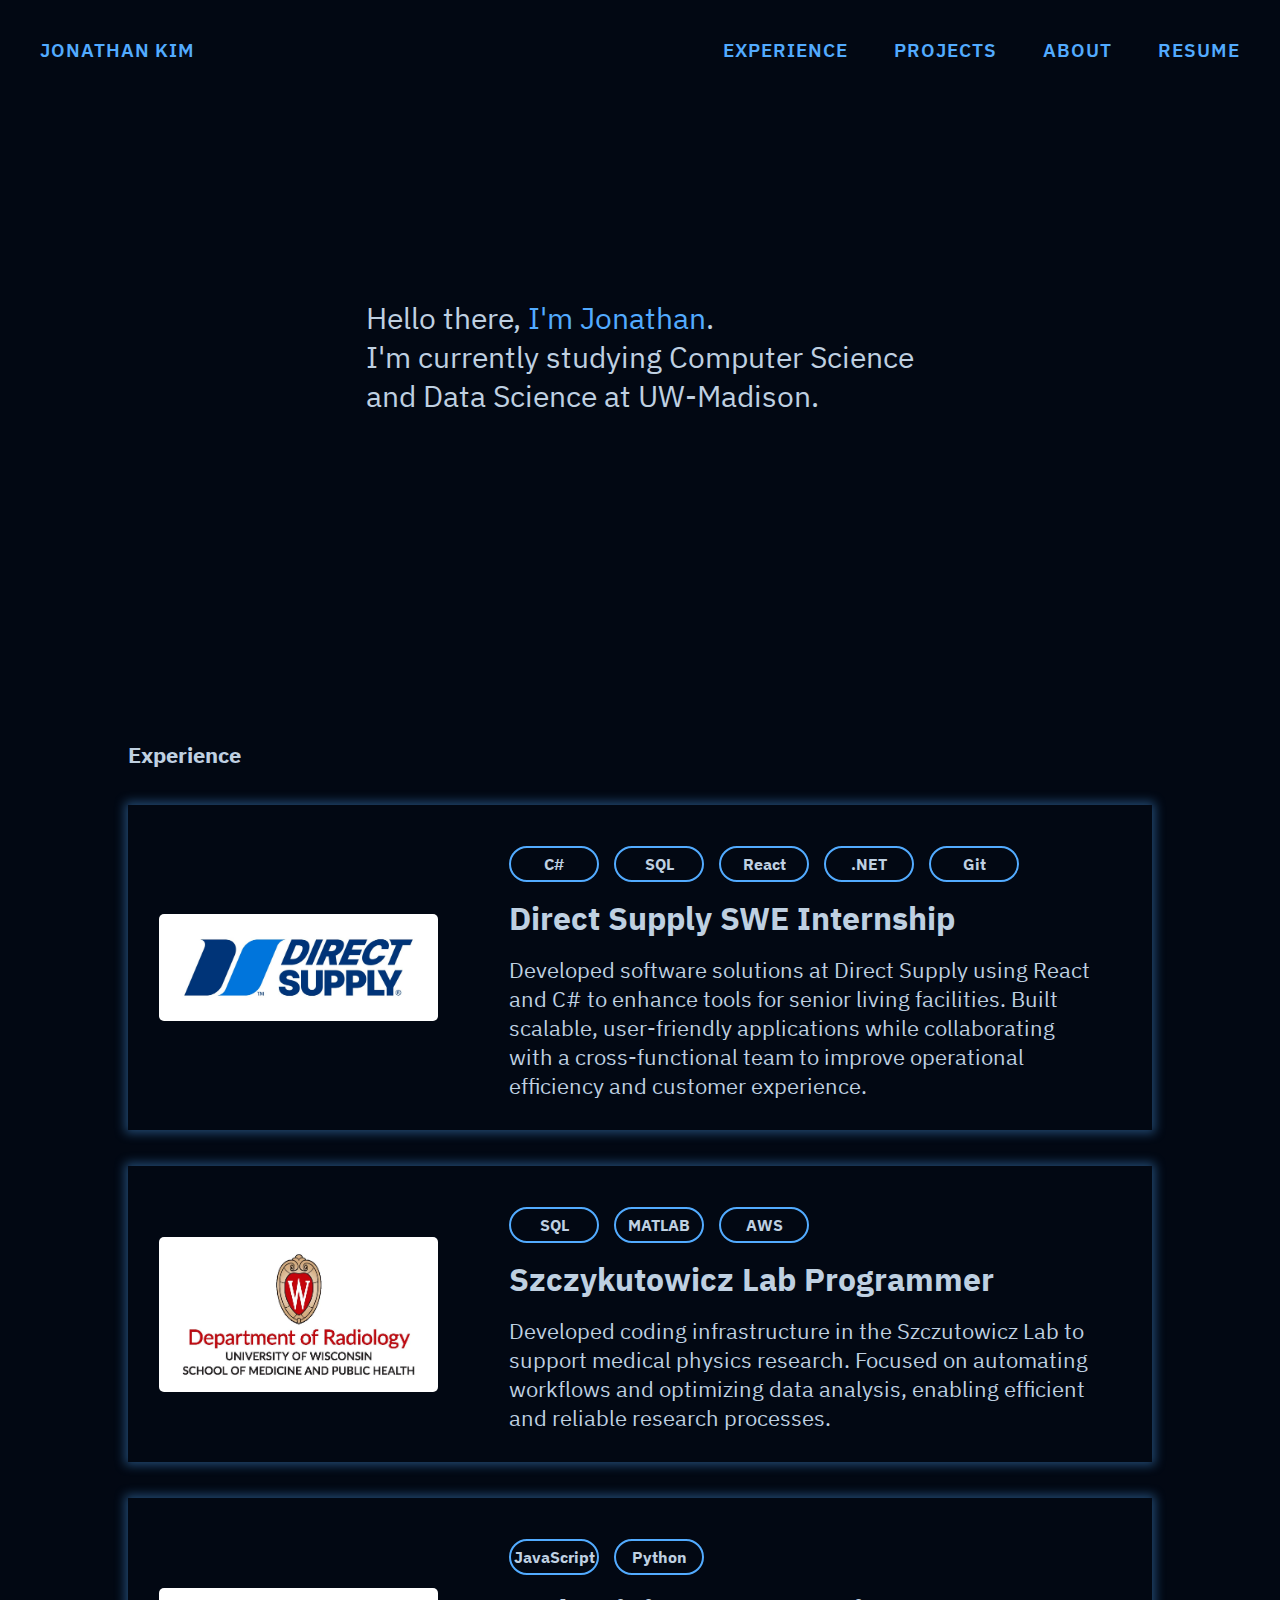
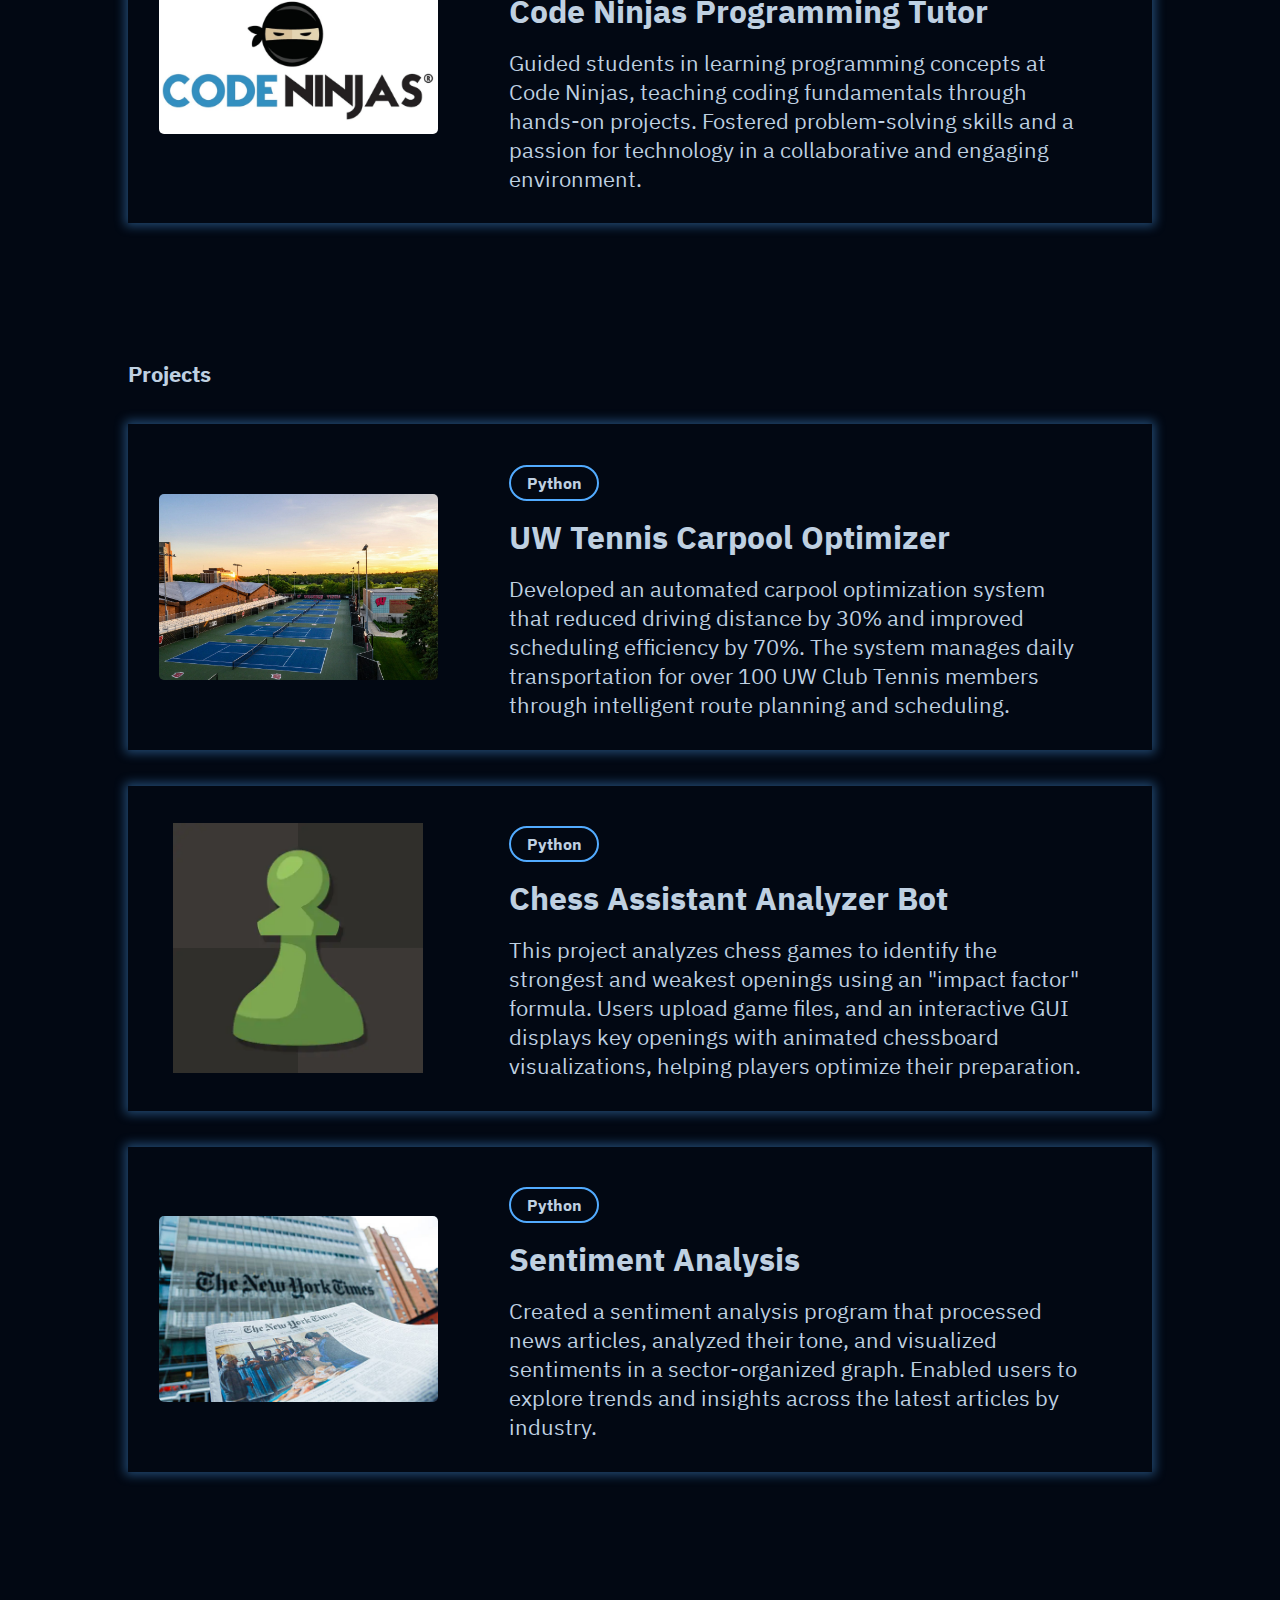
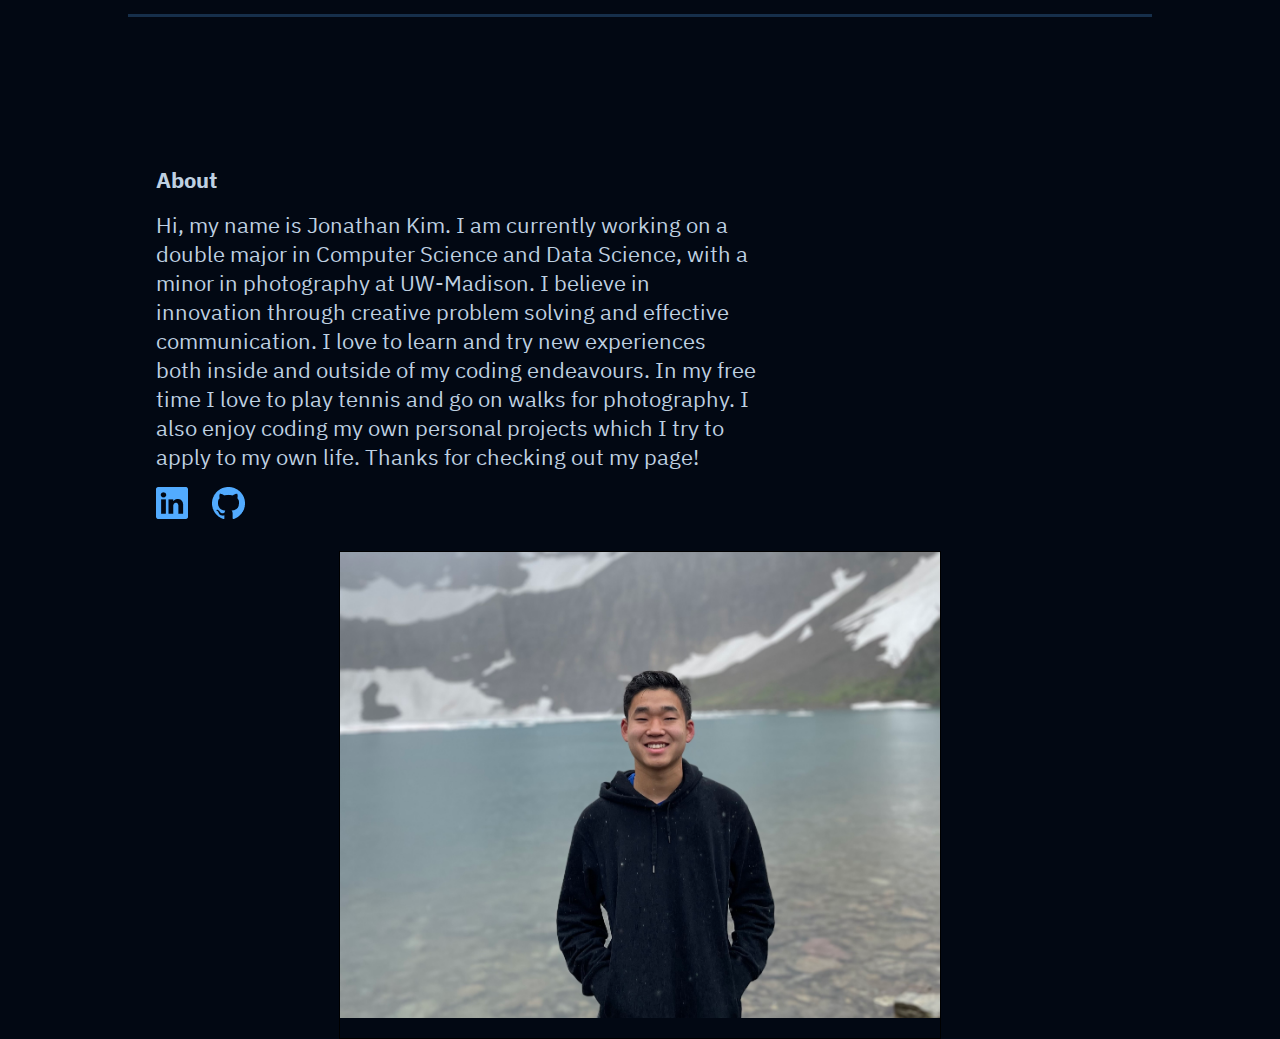
<file: index.html>
<!DOCTYPE html>
<html lang="en">
<head>
    <meta charset="UTF-8">
    <meta http-equiv="X-UA-Compatible" content="IE=edge">
    <meta name="viewport" content="width=device-width, initial-scale=1.0">
    <link rel="stylesheet" href="main.css">
    <title>Jonathan Kim</title>
    <link rel="icon" href="imgs/FaviconIcon.png" type="image/x-icon">
</head>
<!-- Google tag (gtag.js) -->
<script async src="https://www.googletagmanager.com/gtag/js?id=G-LTP1KKBW05"></script>
<script>
  window.dataLayer = window.dataLayer || [];
  function gtag(){dataLayer.push(arguments);}
  gtag('js', new Date());

  gtag('config', 'G-LTP1KKBW05');
</script>
<body>
    <div class="container">
        <div class="navbar">
            <div class="left-nav-links">
                <a href="index.html" class="navbar-tags">JONATHAN KIM</a>
            </div>
            <div class="right-nav-links">
                <a href="#experience-title" class="navbar-tags hidden-mobile">EXPERIENCE</a>
                <a href="#project-title" class="navbar-tags hidden-mobile">PROJECTS</a>
                <a href="#about-target" class="navbar-tags hidden-mobile">ABOUT</a>
                <a href="imgs/JonathanKimResume.pdf" class="navbar-tags" target="_blank">RESUME</a>
            </div>
        </div>
        <div class="content">
            <div class="header">
                Hello there, <h1>I'm Jonathan</h1>. <br>
                I'm currently studying Computer Science <br>
                and Data Science at UW-Madison.
            </div>
            <div class="experience">
                <div class="title" id="experience-title">
                    Experience
                </div>
                <div class="cards">
                    <a href="experience/directSupply.html">
                        <div class="card">
                            <div class="left-pic-container">
                                <img src="imgs/DirectSupply.jpeg" alt="Direct Supply Logo" class="left-pic">
                            </div>
                            <div class="right-text">
                                <div class="tags-row">
                                    <div class="tags">C#</div>
                                    <div class="tags">SQL</div>
                                    <div class="tags">React</div>
                                    <div class="tags">.NET</div>
                                    <div class="tags">Git</div>
                                </div>
                                <div class="project-name">Direct Supply SWE Internship</div>
                                <div class="description">Developed software solutions at Direct Supply using React and C# to enhance tools for senior living facilities. Built scalable, user-friendly applications while collaborating with a cross-functional team to improve operational efficiency and customer experience.</div>
                            </div>
                        </div>
                        </a>
                    <a href="experience/stickLab.html">
                    <div class="card">
                        <div class="left-pic-container">
                            <img src="imgs/LabPicture.webp" alt="Picture of the Department of Radiology in UW-Madison" class="left-pic">
                        </div>
                        <div class="right-text">
                            <div class="tags-row">
                                <div class="tags">SQL</div>
                                <div class="tags">MATLAB</div>
                                <div class="tags">AWS</div>
                            </div>
                            <div class="project-name">Szczykutowicz Lab Programmer</div>
                            <div class="description">Developed coding infrastructure in the Szczutowicz Lab to support medical physics research. Focused on automating workflows and optimizing data analysis, enabling efficient and reliable research processes.</div>
                        </div>
                    </div>
                    </a>
                    <a href="experience/codeNinjas.html">
                    <div class="card">
                        <div class="left-pic-container">
                            <img src="imgs/CodeNinjasLogo.jpg" alt="Code Ninjas Logo" class="left-pic">
                        </div>
                        <div class="right-text">
                            <div class="tags-row">
                                <div class="tags">JavaScript</div>
                                <div class="tags">Python</div>
                            </div>
                            <div class="project-name">Code Ninjas Programming Tutor</div>
                            <div class="description">Guided students in learning programming concepts at Code Ninjas, teaching coding fundamentals through hands-on projects. Fostered problem-solving skills and a passion for technology in a collaborative and engaging environment.</div>
                        </div>
                    </div>
                    </a>
                </div>
            </div>
            <div class="projects">
                <div class="title" id="project-title">
                    Projects
                </div>
                <div class="cards">
                    <a href="projects/carpoolProject.html">
                    <div class="card">
                        <div class="left-pic-container">
                            <img src="imgs/UWTennisCourts.jpg" alt="UW Tennis Courts" class="left-pic">
                        </div>
                        <div class="right-text">
                            <div class="tags">
                                Python
                            </div>
                            <div class="project-name">
                                UW Tennis Carpool Optimizer
                            </div>
                            <div class="description">
                                Developed an automated carpool optimization system that reduced driving distance by 30% and improved scheduling efficiency by 70%. The system manages daily transportation for over 100 UW Club Tennis members through intelligent route planning and scheduling.
                            </div>
                        </div>
                    </div>
                    </a>
                    <a href="projects/chessProject.html">
                    <div class="card">
                        <div class="left-pic-container">
                            <img src="imgs/ChessLogo.webp" alt="Chess Logo" class="left-pic">
                        </div>
                        <div class="right-text">
                            <div class="tags">
                                Python
                            </div>
                            <div class="project-name">
                                Chess Assistant Analyzer Bot
                            </div>
                            <div class="description">
                                This project analyzes chess games to identify the strongest and weakest openings using an "impact factor" formula. Users upload game files, and an interactive GUI displays key openings with animated chessboard visualizations, helping players optimize their preparation.
                            </div>
                        </div>
                    </div>
                    </a>
                    <a href="projects/sentimentProject.html">
                    <div class="card">
                        <div class="left-pic-container">
                            <img src="imgs/NYT.jpg" alt="Stock image of News Article" class="left-pic">
                        </div>
                        <div class="right-text">
                            <div class="tags">
                                Python
                            </div>
                            <div class="project-name">
                                Sentiment Analysis
                            </div>
                            <div class="description">
                                Created a sentiment analysis program that processed news articles, analyzed their tone, and visualized sentiments in a sector-organized graph. Enabled users to explore trends and insights across the latest articles by industry.
                            </div>
                        </div>
                    </div>
                </a>
                </div>
            </div>
            <div class="divider" id="about-target"></div>
            <div class="about">
                <div class="about-text">
                    <div class="about-title">
                        About
                    </div>
                    <div class="about-description">
                        Hi, my name is Jonathan Kim. I am currently working on a double major in Computer Science and Data Science, with a minor in photography at UW-Madison. I believe in innovation through creative problem solving and effective communication. I love to learn and try new experiences both inside and outside of my coding endeavours. In my free time I love to play tennis and go on walks for photography. I also enjoy coding my own personal projects which I try to apply to my own life. Thanks for checking out my page!
                    </div>
                    <div class="logos">
                        <a href="https://www.linkedin.com/in/jonathan-kim-485357229/" target="_blank"><img src="imgs/LinkedInLogo.png" alt="The LinkedIn logo" class="LinkedInImage"></a>
                        <a href="https://github.com/JKim171" target="_blank"><img src="imgs/GitHubLogo.png" alt="The GitHub logo" class="GitHubImage"></a>
                    </div>
                </div>
                <div class="self-pic">
                    <img src="imgs/selfPic.jpeg" alt="Picture of Jonathan Kim" class="selfPicture">
                </div>
            </div>
        </div>
    </div>
</body>
</html>
</file>
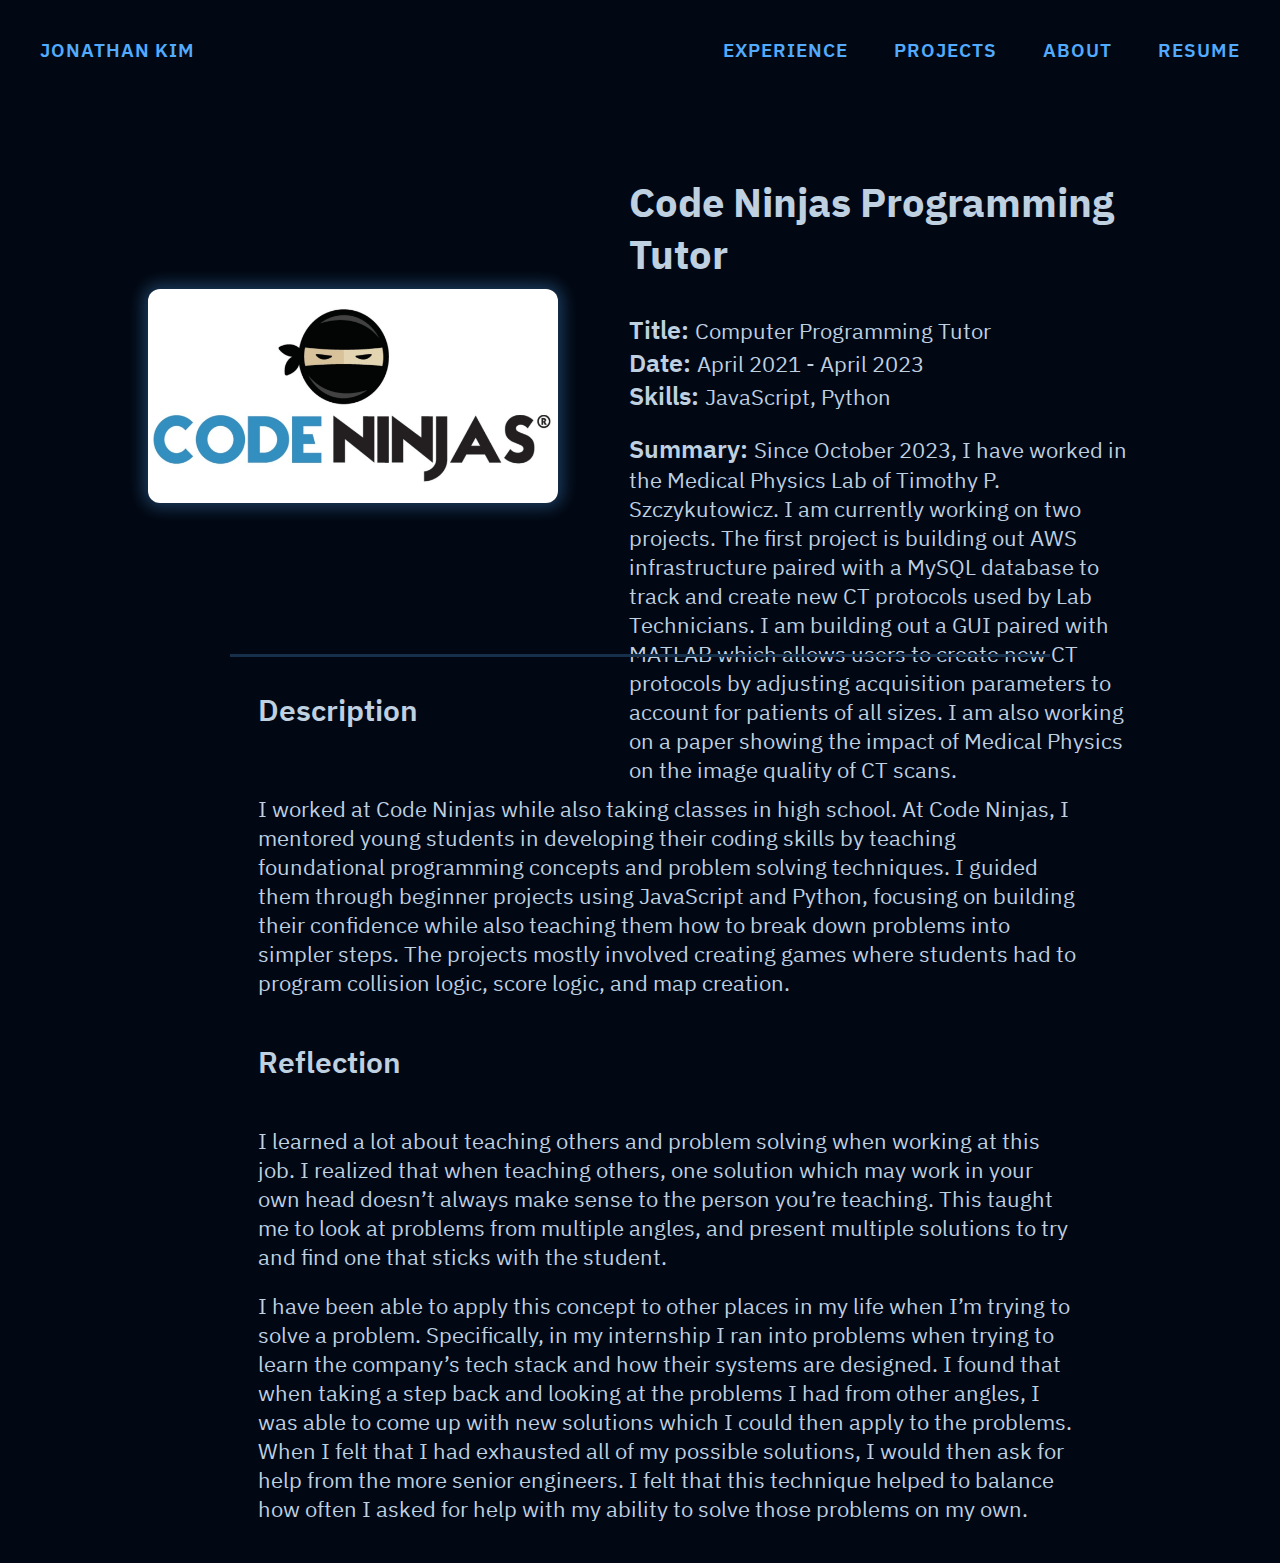
<file: experience/codeNinjas.html>
<!DOCTYPE html>
<html lang="en">
<head>
    <meta charset="UTF-8">
    <meta http-equiv="X-UA-Compatible" content="IE=edge">
    <meta name="viewport" content="width=device-width, initial-scale=1.0">
    <link rel="stylesheet" href="../main.css">
    <title>Jonathan Kim</title>
</head>
<body>
    <div class="container">
        <div class="navbar">
            <div class="left-nav-links">
                <a href="../index.html" class="navbar-tags">JONATHAN KIM</a>
            </div>
            <div class="right-nav-links">
                <a href="../index.html#experience-title" class="navbar-tags">EXPERIENCE</a>
                <a href="../index.html#project-title" class="navbar-tags">PROJECTS</a>
                <a href="../index.html#about-target" class="navbar-tags">ABOUT</a>
                <a href="../imgs/JonathanKimResume.pdf" class="navbar-tags" target="_blank">RESUME</a>
            </div>
        </div>
        <div class="content">
            <div class="incard-pic-and-summary">
                <div class="incard-pic">
                    <img src="../imgs/CodeNinjasLogo.jpg" alt="Picture of Code Ninjas Logo" class="incard-picture">
                </div>
                <div class="incard-summary">
                    <h2>Code Ninjas Programming Tutor</h2>
                    <h3>Title: </h3> <h4>Computer Programming Tutor</h4>
                    <br>
                    <h3>Date: </h3> <h4>April 2021 - April 2023</h4>
                    <br>
                    <h3>Skills: </h3> <h4>JavaScript, Python</h4>
                    <br>
                    <br>
                    <h3>Summary: </h3> <h4>Since October 2023, I have worked in the Medical Physics Lab of Timothy P. Szczykutowicz. I am currently working on two projects. The first project is building out AWS infrastructure paired with a MySQL database to track and create new CT protocols used by Lab Technicians. I am building out a GUI paired with MATLAB which allows users to create new CT protocols by adjusting acquisition parameters to account for patients of all sizes. I am also working on a paper showing the impact of Medical Physics on the image quality of CT scans.</h4>
                </div>
            </div>
            <div class="incard-project-description">
                <div class="incard-divider"></div>
                <div class="incard-reflection">
                    <h5>Description</h4>
                    <br>
                    <br>
                    <h4>I worked at Code Ninjas while also taking classes in high school. At Code Ninjas, I mentored young students in developing their coding skills by teaching foundational programming concepts and problem solving techniques. I guided them through beginner projects using JavaScript and Python, focusing on building their confidence while also teaching them how to break down problems into simpler steps. The projects mostly involved creating games where students had to program collision logic, score logic, and map creation.</h4>
                    <br>
                    <br>
                    <br>
                    <h5>Reflection</h5>
                    <br>
                    <h4>I learned a lot about teaching others and problem solving when working at this job. I realized that when teaching others, one solution which may work in your own head doesn’t always make sense to the person you’re teaching. This taught me to look at problems from multiple angles, and present multiple solutions to try and find one that sticks with the student.</h4>
                    <br>
                    <br>
                    <h4>I have been able to apply this concept to other places in my life when I’m trying to solve a problem. Specifically, in my internship I ran into problems when trying to learn the company’s tech stack and how their systems are designed. I found that when taking a step back and looking at the problems I had from other angles, I was able to come up with new solutions which I could then apply to the problems. When I felt that I had exhausted all of my possible solutions, I would then ask for help from the more senior engineers. I felt that this technique helped to balance how often I asked for help with my ability to solve those problems on my own.</h4>
                    <br>
                    <br>
                    <br>
                </div>
            </div>
        </div>
    </div>
</body>
</html>
</file>
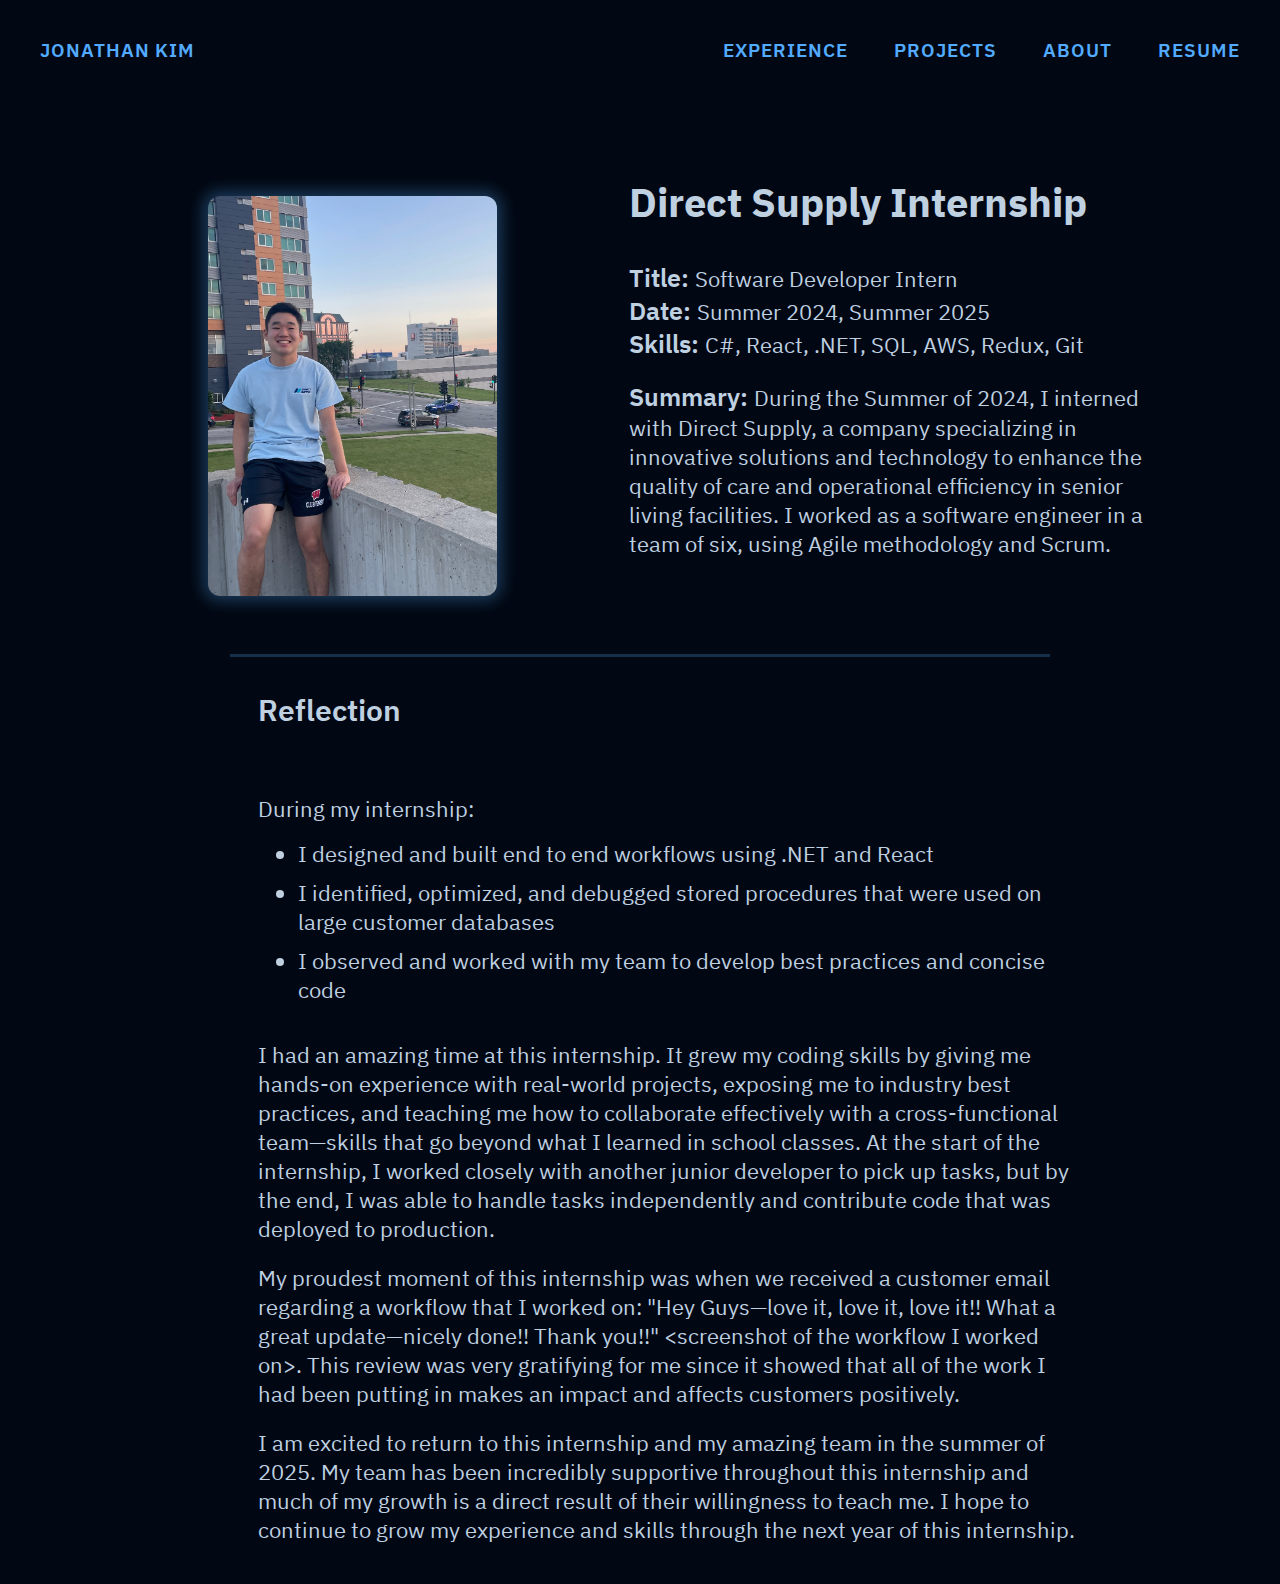
<file: experience/directSupply.html>
<!DOCTYPE html>
<html lang="en">
<head>
    <meta charset="UTF-8">
    <meta http-equiv="X-UA-Compatible" content="IE=edge">
    <meta name="viewport" content="width=device-width, initial-scale=1.0">
    <link rel="stylesheet" href="../main.css">
    <title>Jonathan Kim</title>
</head>
<body>
    <div class="container">
        <div class="navbar">
            <div class="left-nav-links">
                <a href="../index.html" class="navbar-tags">JONATHAN KIM</a>
            </div>
            <div class="right-nav-links">
                <a href="../index.html#experience-title" class="navbar-tags">EXPERIENCE</a>
                <a href="../index.html#project-title" class="navbar-tags">PROJECTS</a>
                <a href="../index.html#about-target" class="navbar-tags">ABOUT</a>
                <a href="../imgs/JonathanKimResume.pdf" class="navbar-tags" target="_blank">RESUME</a>
            </div>
        </div>
        <div class="content">
            <div class="incard-pic-and-summary">
                <div class="incard-pic">
                    <img src="../imgs/JonathanDirectSupply.jpeg" alt="Picture of Jonathan Kim" class="incard-picture">
                </div>
                <div class="incard-summary">
                    <h2>Direct Supply Internship</h2>
                    <h3>Title: </h3> <h4>Software Developer Intern</h4>
                    <br>
                    <h3>Date: </h3> <h4>Summer 2024, Summer 2025</h4>
                    <br>
                    <h3>Skills: </h3> <h4>C#, React, .NET, SQL, AWS, Redux, Git</h4>
                    <br>
                    <br>
                    <h3>Summary: </h3> <h4>During the Summer of 2024, I interned with Direct Supply, a company specializing in innovative solutions and technology to enhance the quality of care and operational efficiency in senior living facilities. I worked as a software engineer in a team of six, using Agile methodology and Scrum.</h4>
                </div>
            </div>
            <div class="incard-project-description">
                <div class="incard-divider"></div>
                <div class="incard-reflection">
                    <h5>Reflection</h4>
                    <br>
                    <br>
                    <h4>During my internship:</h4>
                    <ul>
                        <li>I designed and built end to end workflows using .NET and React</li>
                        <li>I identified, optimized, and debugged stored procedures that were used on large customer databases</li>
                        <li>I observed and worked with my team to develop best practices and concise code</li>
                    </ul>
                    <br>
                    <h4>I had an amazing time at this internship. It grew my coding skills by giving me hands-on experience with real-world projects, exposing me to industry best practices, and teaching me how to collaborate effectively with a cross-functional team—skills that go beyond what I learned in school classes. At the start of the internship, I worked closely with another junior developer to pick up tasks, but by the end, I was able to handle tasks independently and contribute code that was deployed to production.</h4>
                    <br>
                    <br>
                    <h4>My proudest moment of this internship was when we received a customer email regarding a workflow that I worked on: "Hey Guys—love it, love it, love it!! What a great update—nicely done!! Thank you!!" &lt;screenshot of the workflow I worked on&gt;. This review was very gratifying for me since it showed that all of the work I had been putting in makes an impact and affects customers positively.</h4>
                    <br>
                    <br>
                    <h4>I am excited to return to this internship and my amazing team in the summer of 2025. My team has been incredibly supportive throughout this internship and much of my growth is a direct result of their willingness to teach me. I hope to continue to grow my experience and skills through the next year of this internship.</h4>
                    <br>
                    <br>
                    <br>
                </div>
            </div>
        </div>
    </div>
</body>
</html>
</file>
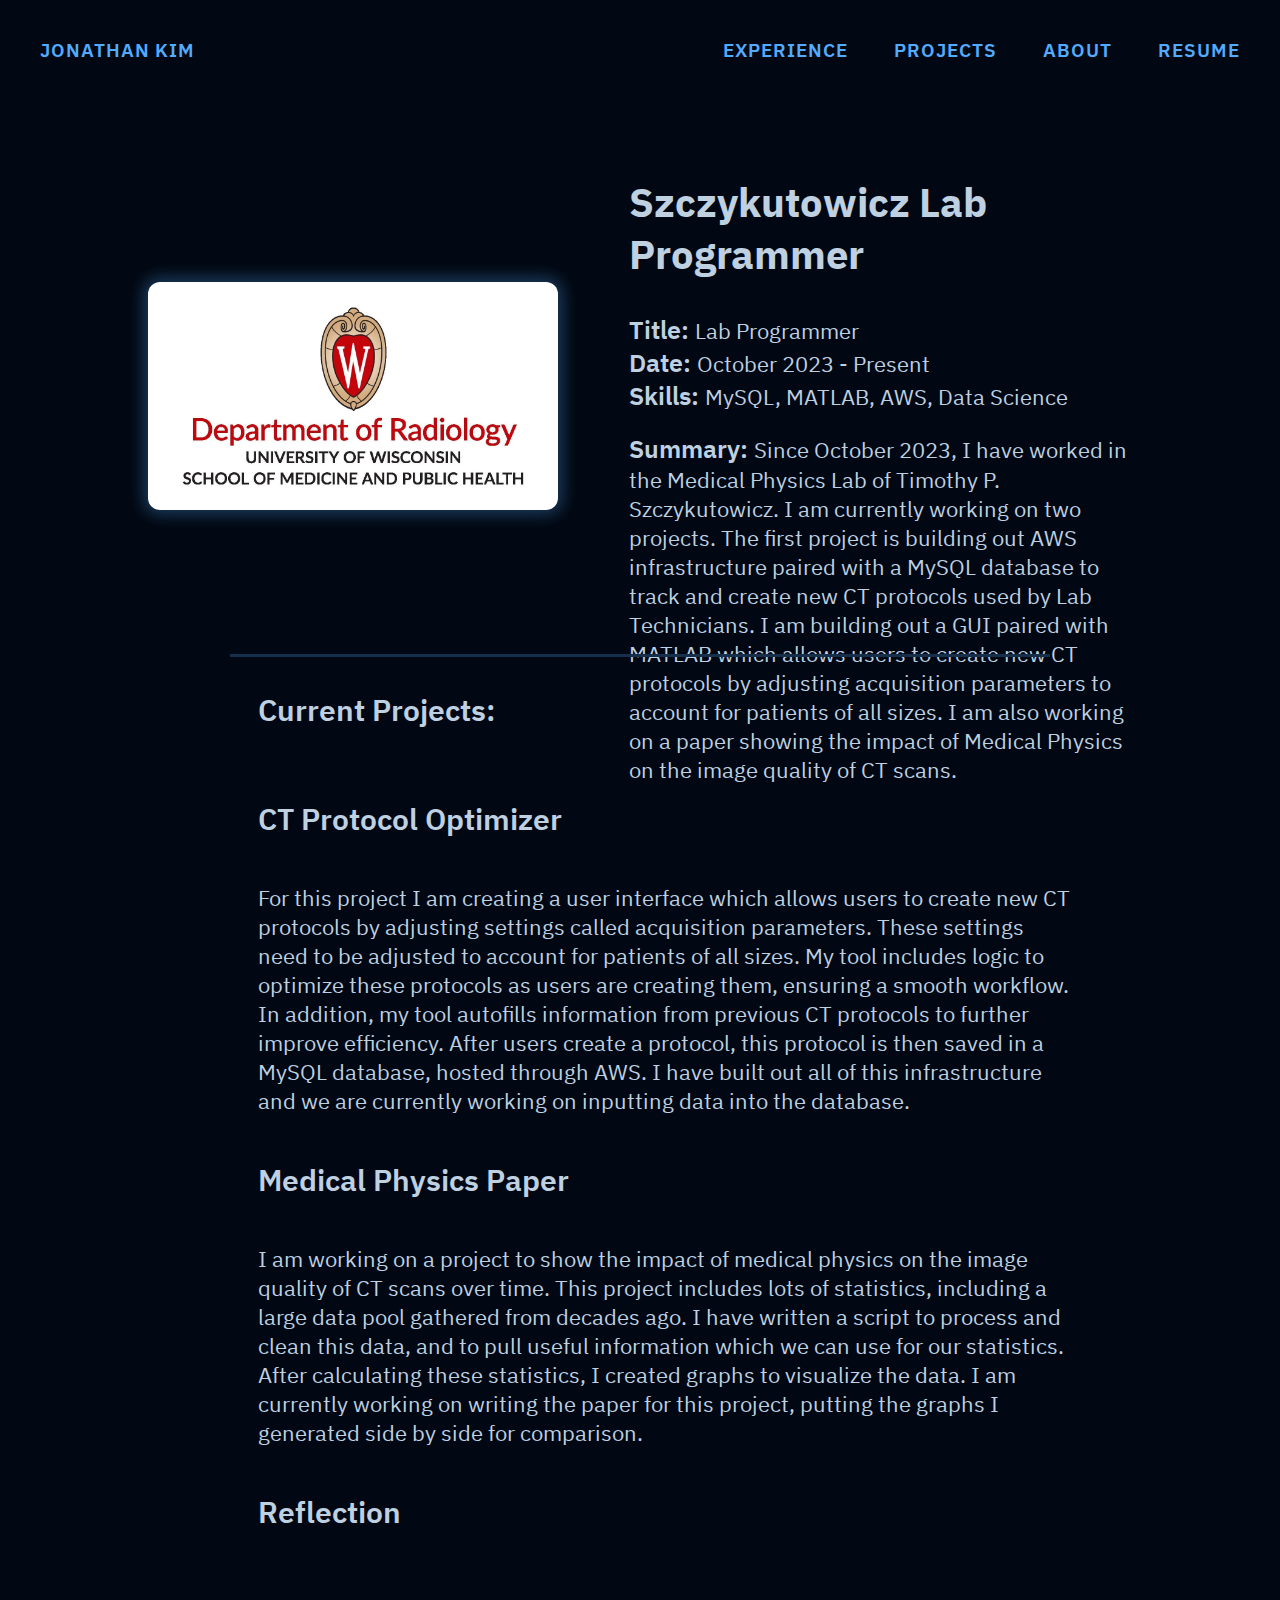
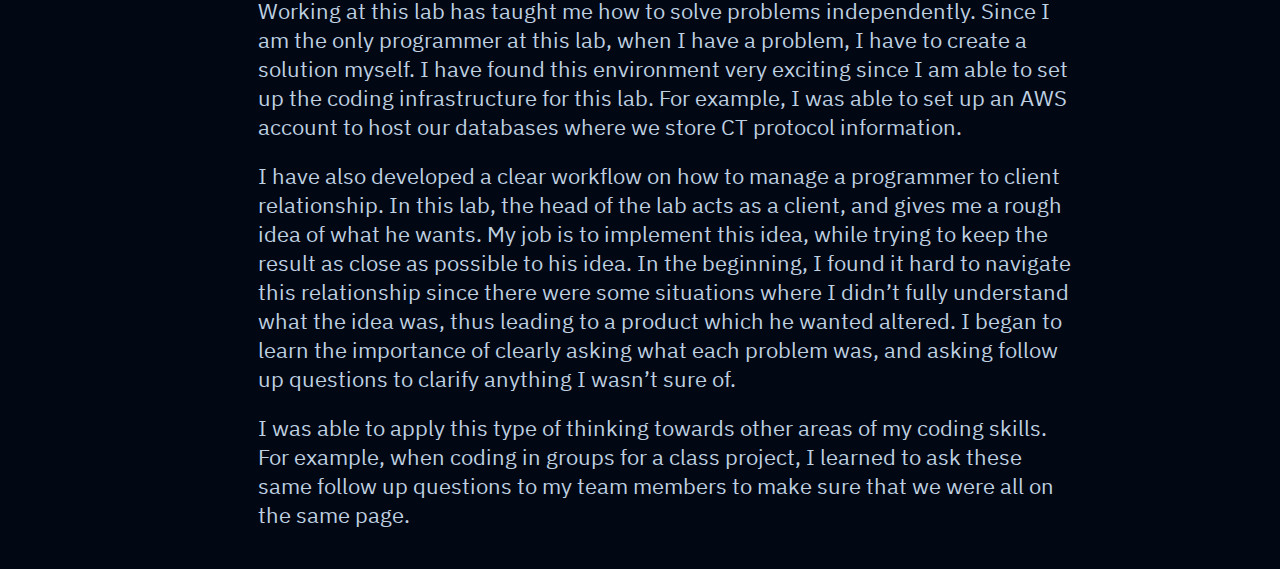
<file: experience/stickLab.html>
<!DOCTYPE html>
<html lang="en">
<head>
    <meta charset="UTF-8">
    <meta http-equiv="X-UA-Compatible" content="IE=edge">
    <meta name="viewport" content="width=device-width, initial-scale=1.0">
    <link rel="stylesheet" href="../main.css">
    <title>Jonathan Kim</title>
    <link rel="icon" href="../imgs/FaviconIcon.png" type="image/x-icon">
</head>
<!-- Google tag (gtag.js) -->
<script async src="https://www.googletagmanager.com/gtag/js?id=G-LTP1KKBW05"></script>
<script>
  window.dataLayer = window.dataLayer || [];
  function gtag(){dataLayer.push(arguments);}
  gtag('js', new Date());

  gtag('config', 'G-LTP1KKBW05');
</script>
<body>
    <div class="container">
        <div class="navbar">
            <div class="left-nav-links">
                <a href="../index.html" class="navbar-tags">JONATHAN KIM</a>
            </div>
            <div class="right-nav-links">
                <a href="../index.html#experience-title" class="navbar-tags">EXPERIENCE</a>
                <a href="../index.html#project-title" class="navbar-tags">PROJECTS</a>
                <a href="../index.html#about-target" class="navbar-tags">ABOUT</a>
                <a href="../imgs/JonathanKimResume.pdf" class="navbar-tags" target="_blank">RESUME</a>
            </div>
        </div>
        <div class="content">
            <div class="incard-pic-and-summary">
                <div class="incard-pic">
                    <img src="../imgs/LabPicture.webp" alt="Picture of the Department of Radiology in UW-Madison" class="incard-picture">
                </div>
                <div class="incard-summary">
                    <h2>Szczykutowicz Lab Programmer</h2>
                    <h3>Title: </h3> <h4>Lab Programmer</h4>
                    <br>
                    <h3>Date: </h3> <h4>October 2023 - Present</h4>
                    <br>
                    <h3>Skills: </h3> <h4>MySQL, MATLAB, AWS, Data Science</h4>
                    <br>
                    <br>
                    <h3>Summary: </h3> <h4>Since October 2023, I have worked in the Medical Physics Lab of Timothy P. Szczykutowicz. I am currently working on two projects. The first project is building out AWS infrastructure paired with a MySQL database to track and create new CT protocols used by Lab Technicians. I am building out a GUI paired with MATLAB which allows users to create new CT protocols by adjusting acquisition parameters to account for patients of all sizes. I am also working on a paper showing the impact of Medical Physics on the image quality of CT scans.</h4>
                </div>
            </div>
            <div class="incard-project-description">
                <div class="incard-divider"></div>
                <div class="incard-reflection">
                    <h5>Current Projects:</h4>
                    <br>
                    <br>
                    <h5>CT Protocol Optimizer</h5>
                    <br>
                    <h4>For this project I am creating a user interface which allows users to create new CT protocols by adjusting settings called acquisition parameters. These settings need to be adjusted to account for patients of all sizes. My tool includes logic to optimize these protocols as users are creating them, ensuring a smooth workflow. In addition, my tool autofills information from previous CT protocols to further improve efficiency. After users create a protocol, this protocol is then saved in a MySQL database, hosted through AWS. I have built out all of this infrastructure and we are currently working on inputting data into the database.</h4>
                    <br>
                    <br>
                    <br>
                    <h5>Medical Physics Paper</h5>
                    <br>
                    <h4>I am working on a project to show the impact of medical physics on the image quality of CT scans over time. This project includes lots of statistics, including a large data pool gathered from decades ago. I have written a script to process and clean this data, and to pull useful information which we can use for our statistics. After calculating these statistics, I created graphs to visualize the data. I am currently working on writing the paper for this project, putting the graphs I generated side by side for comparison.</h4>
                    <br>
                    <br>
                    <br>
                    <h5>Reflection</h4>
                    <br>
                    <br>
                    <h4>Working at this lab has taught me how to solve problems independently. Since I am the only programmer at this lab, when I have a problem, I have to create a solution myself. I have found this environment very exciting since I am able to set up the coding infrastructure for this lab. For example, I was able to set up an AWS account to host our databases where we store CT protocol information. </h4>
                    <br>
                    <br>
                    <h4>I have also developed a clear workflow on how to manage a programmer to client relationship. In this lab, the head of the lab acts as a client, and gives me a rough idea of what he wants. My job is to implement this idea, while trying to keep the result as close as possible to his idea. In the beginning, I found it hard to navigate this relationship since there were some situations where I didn’t fully understand what the idea was, thus leading to a product which he wanted altered. I began to learn the importance of clearly asking what each problem was, and asking follow up questions to clarify anything I wasn’t sure of.</h4>
                    <br>
                    <br>
                    <h4>I was able to apply this type of thinking towards other areas of my coding skills. For example, when coding in groups for a class project, I learned to ask these same follow up questions to my team members to make sure that we were all on the same page. </h4>
                    <br>
                    <br>
                    <br>
                </div>
            </div>
        </div>
    </div>
</body>
</html>
</file>
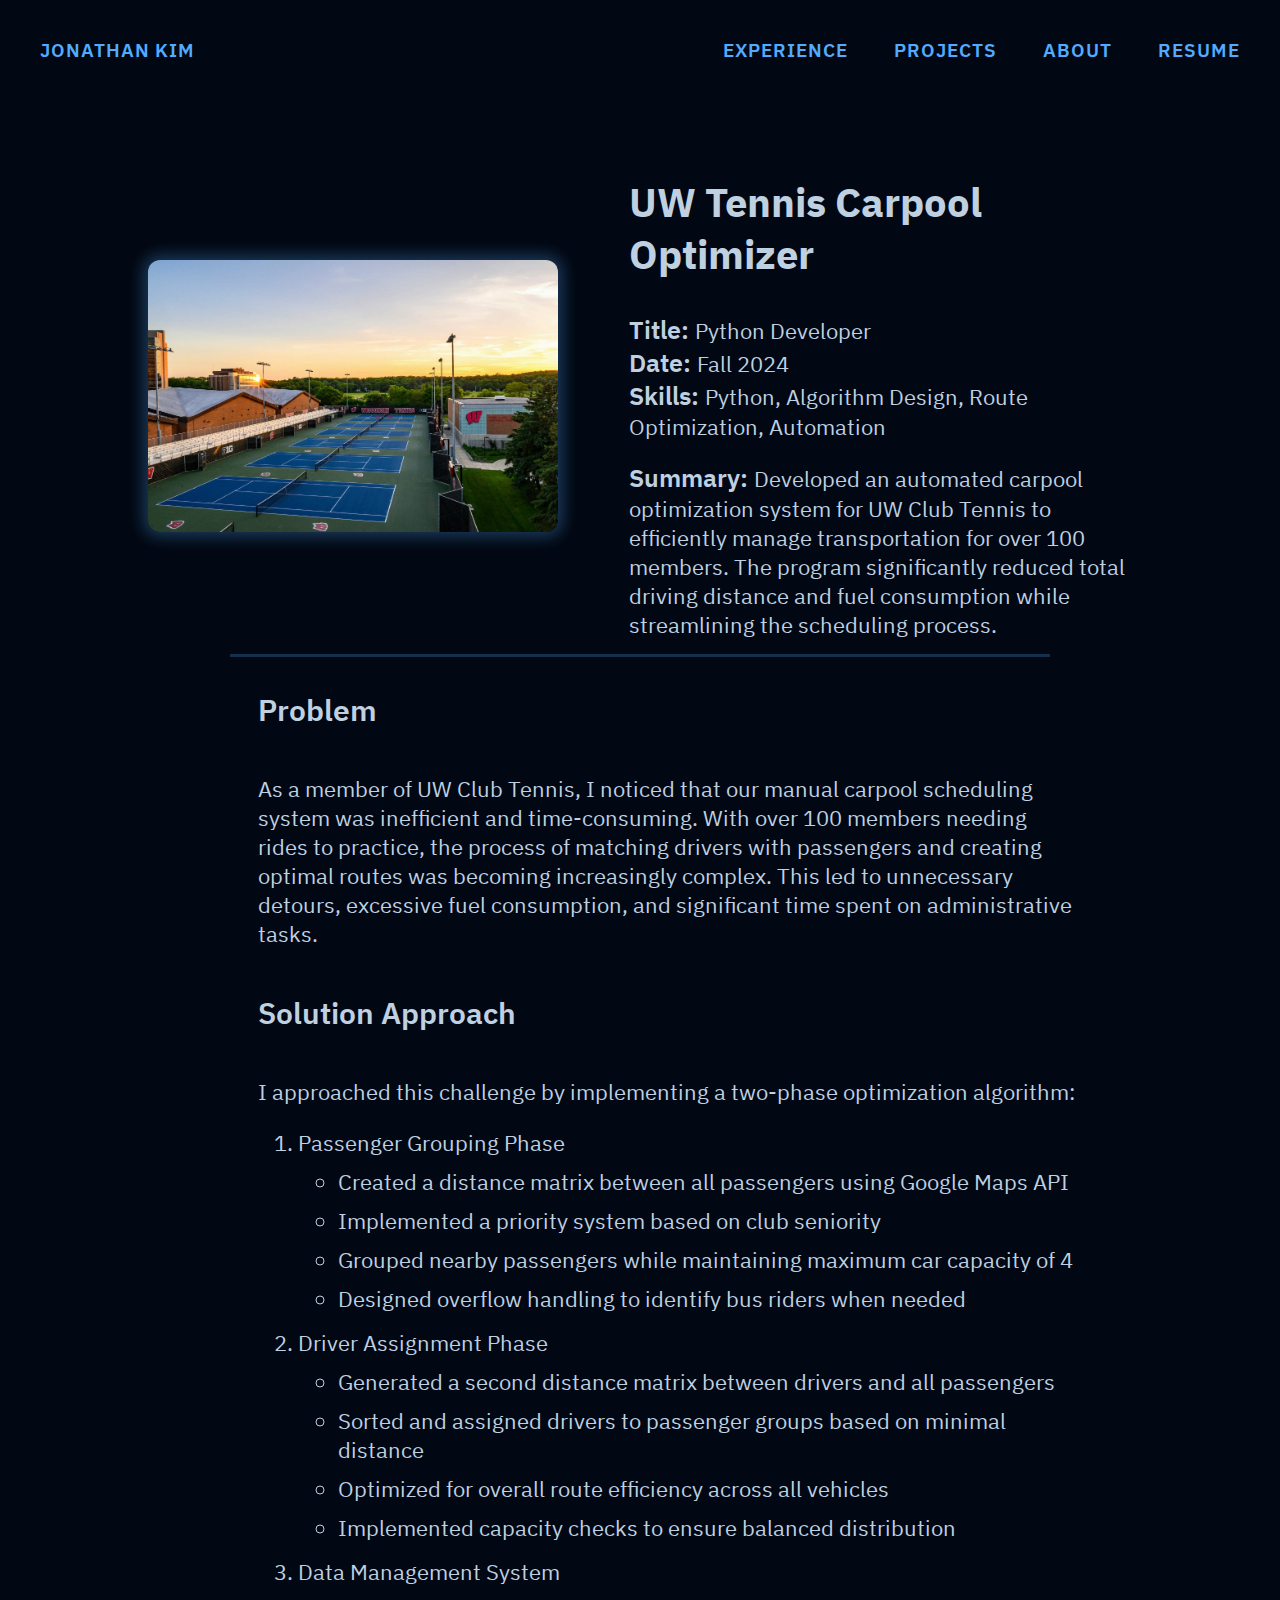
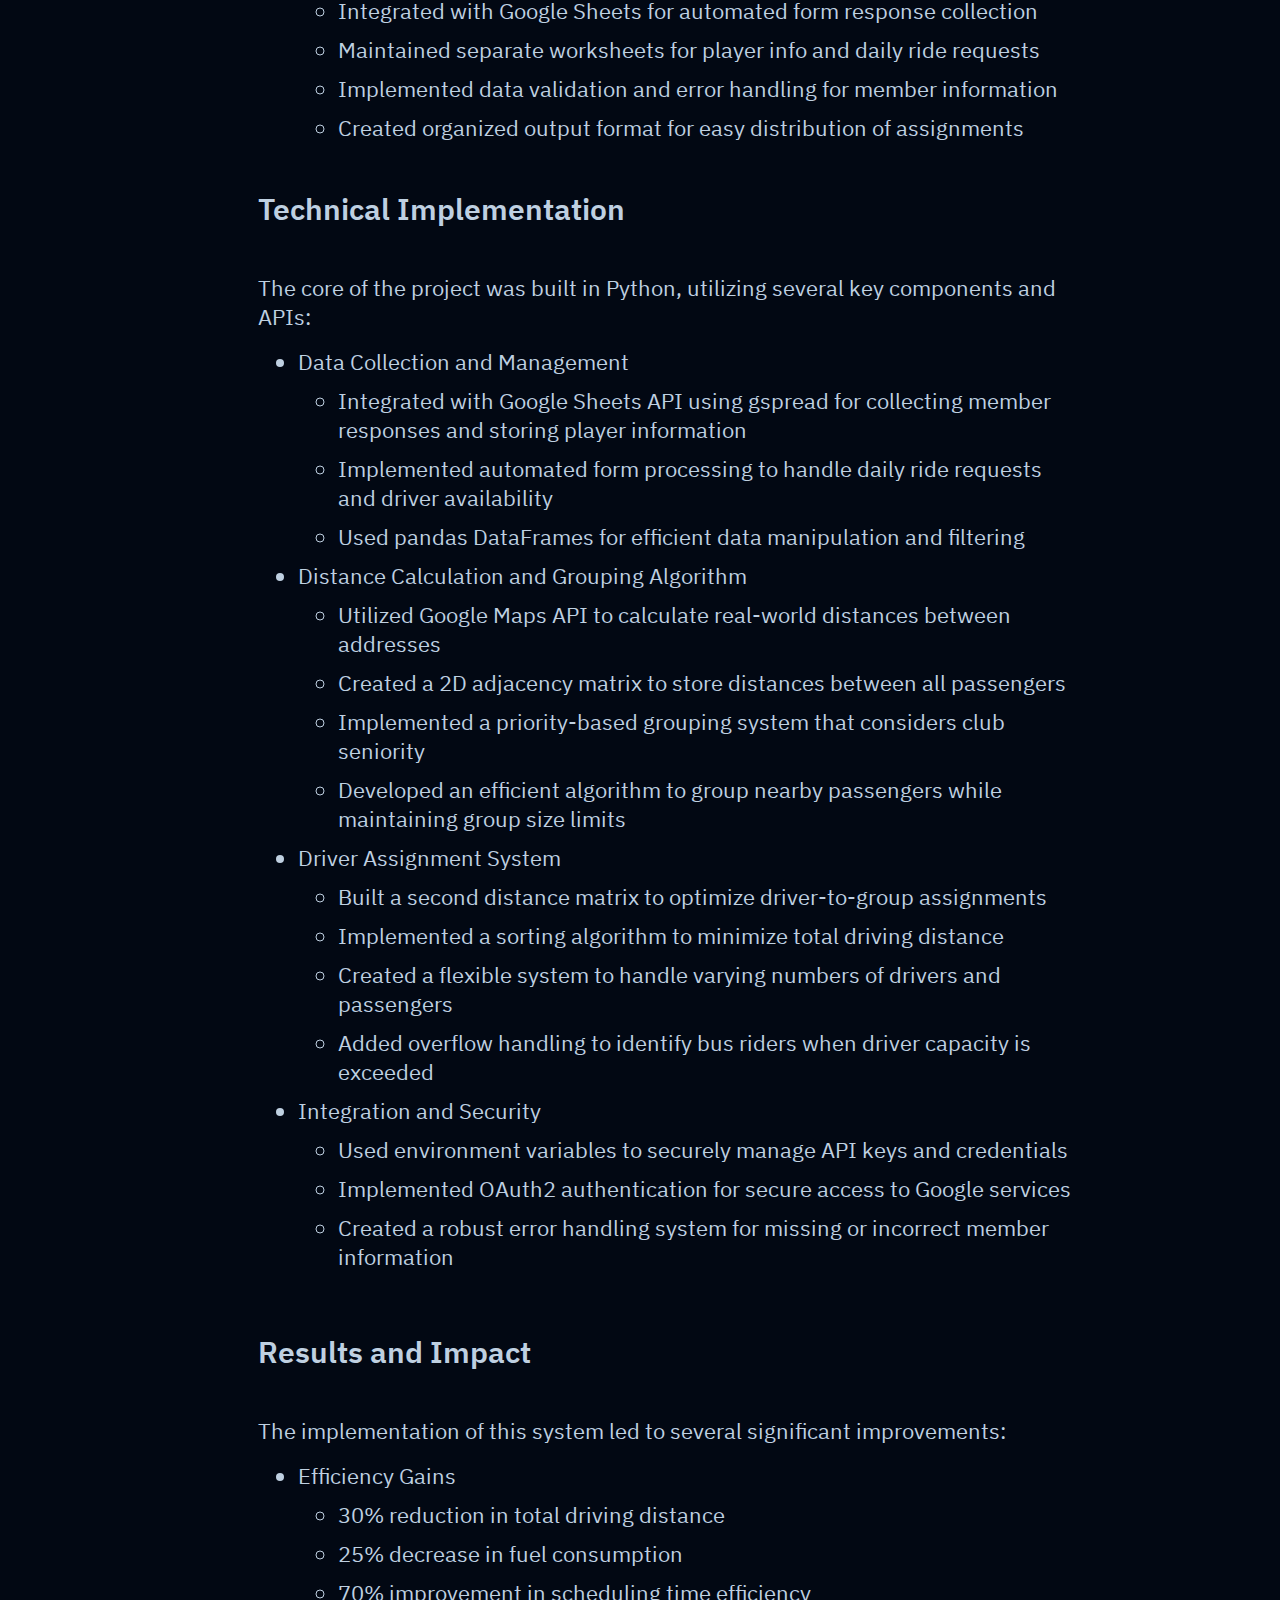
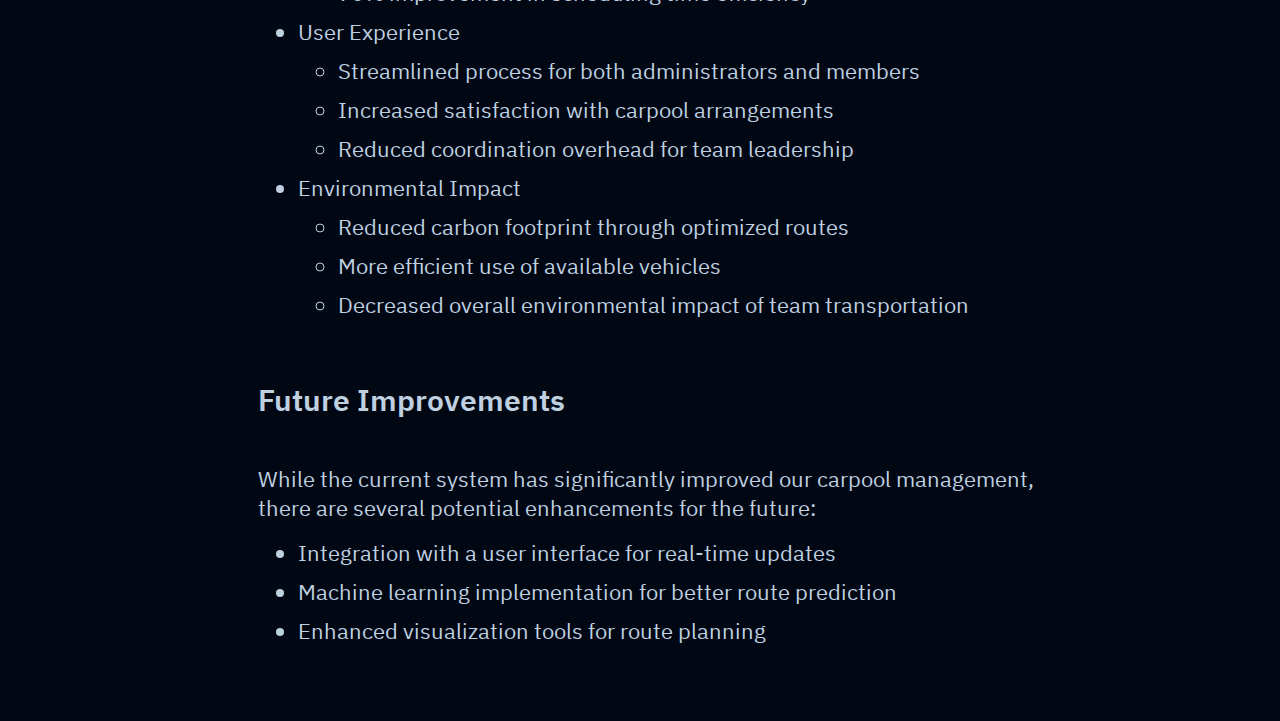
<file: projects/carpoolProject.html>
<!DOCTYPE html>
<html lang="en">
<head>
    <meta charset="UTF-8">
    <meta http-equiv="X-UA-Compatible" content="IE=edge">
    <meta name="viewport" content="width=device-width, initial-scale=1.0">
    <link rel="stylesheet" href="../main.css">
    <title>Carpool Optimizer Project</title>
    <link rel="icon" href="../imgs/FaviconIcon.png" type="image/x-icon">
</head>
<!-- Google tag (gtag.js) -->
<script async src="https://www.googletagmanager.com/gtag/js?id=G-LTP1KKBW05"></script>
<script>
  window.dataLayer = window.dataLayer || [];
  function gtag(){dataLayer.push(arguments);}
  gtag('js', new Date());

  gtag('config', 'G-LTP1KKBW05');
</script>
<body>
    <div class="container">
        <div class="navbar">
            <div class="left-nav-links">
                <a href="../index.html" class="navbar-tags">JONATHAN KIM</a>
            </div>
            <div class="right-nav-links">
                <a href="../index.html#experience-title" class="navbar-tags">EXPERIENCE</a>
                <a href="../index.html#project-title" class="navbar-tags">PROJECTS</a>
                <a href="../index.html#about-target" class="navbar-tags">ABOUT</a>
                <a href="../imgs/JonathanKimResume.pdf" class="navbar-tags" target="_blank">RESUME</a>
            </div>
        </div>
        <div class="content">
            <div class="incard-pic-and-summary">
                <div class="incard-pic">
                    <img src="../imgs/UWTennisCourts.jpg" alt="UW Tennis Courts" class="incard-picture">
                </div>
                <div class="incard-summary">
                    <h2>UW Tennis Carpool Optimizer</h2>
                    <h3>Title: </h3> <h4>Python Developer</h4>
                    <br>
                    <h3>Date: </h3> <h4>Fall 2024</h4>
                    <br>
                    <h3>Skills: </h3> <h4>Python, Algorithm Design, Route Optimization, Automation</h4>
                    <br>
                    <br>
                    <h3>Summary: </h3> <h4>Developed an automated carpool optimization system for UW Club Tennis to efficiently manage transportation for over 100 members. The program significantly reduced total driving distance and fuel consumption while streamlining the scheduling process.</h4>
                </div>
            </div>
            <div class="incard-project-description">
                <div class="incard-divider"></div>
                <div class="incard-reflection">
                    <h5>Problem</h5>
                    <br>
                    <h4>As a member of UW Club Tennis, I noticed that our manual carpool scheduling system was inefficient and time-consuming. With over 100 members needing rides to practice, the process of matching drivers with passengers and creating optimal routes was becoming increasingly complex. This led to unnecessary detours, excessive fuel consumption, and significant time spent on administrative tasks.</h4>
                    <br>
                    <br>
                    <br>
                    <h5>Solution Approach</h5>
                    <br>
                    <h4>I approached this challenge by implementing a two-phase optimization algorithm:</h4>
                    <br>
                    <ol class="incard-olist">
                        <li>Passenger Grouping Phase
                            <ul>
                                <li>Created a distance matrix between all passengers using Google Maps API</li>
                                <li>Implemented a priority system based on club seniority</li>
                                <li>Grouped nearby passengers while maintaining maximum car capacity of 4</li>
                                <li>Designed overflow handling to identify bus riders when needed</li>
                            </ul>
                        </li>
                        <li>Driver Assignment Phase
                            <ul>
                                <li>Generated a second distance matrix between drivers and all passengers</li>
                                <li>Sorted and assigned drivers to passenger groups based on minimal distance</li>
                                <li>Optimized for overall route efficiency across all vehicles</li>
                                <li>Implemented capacity checks to ensure balanced distribution</li>
                            </ul>
                        </li>
                        <li>Data Management System
                            <ul>
                                <li>Integrated with Google Sheets for automated form response collection</li>
                                <li>Maintained separate worksheets for player info and daily ride requests</li>
                                <li>Implemented data validation and error handling for member information</li>
                                <li>Created organized output format for easy distribution of assignments</li>
                            </ul>
                        </li>
                    </ol>
                    <br>
                    <h5>Technical Implementation</h5>
                    <br>
                    <h4>The core of the project was built in Python, utilizing several key components and APIs:</h4>
                    <br>
                    <ul>
                        <li>Data Collection and Management
                            <ul>
                                <li>Integrated with Google Sheets API using gspread for collecting member responses and storing player information</li>
                                <li>Implemented automated form processing to handle daily ride requests and driver availability</li>
                                <li>Used pandas DataFrames for efficient data manipulation and filtering</li>
                            </ul>
                        </li>
                        <li>Distance Calculation and Grouping Algorithm
                            <ul>
                                <li>Utilized Google Maps API to calculate real-world distances between addresses</li>
                                <li>Created a 2D adjacency matrix to store distances between all passengers</li>
                                <li>Implemented a priority-based grouping system that considers club seniority</li>
                                <li>Developed an efficient algorithm to group nearby passengers while maintaining group size limits</li>
                            </ul>
                        </li>
                        <li>Driver Assignment System
                            <ul>
                                <li>Built a second distance matrix to optimize driver-to-group assignments</li>
                                <li>Implemented a sorting algorithm to minimize total driving distance</li>
                                <li>Created a flexible system to handle varying numbers of drivers and passengers</li>
                                <li>Added overflow handling to identify bus riders when driver capacity is exceeded</li>
                            </ul>
                        </li>
                        <li>Integration and Security
                            <ul>
                                <li>Used environment variables to securely manage API keys and credentials</li>
                                <li>Implemented OAuth2 authentication for secure access to Google services</li>
                                <li>Created a robust error handling system for missing or incorrect member information</li>
                            </ul>
                        </li>
                    </ul>
                    <br>
                    <br>
                    <h5>Results and Impact</h5>
                    <br>
                    <h4>The implementation of this system led to several significant improvements:</h4>
                    <br>
                    <ul>
                        <li>Efficiency Gains
                            <ul>
                                <li>30% reduction in total driving distance</li>
                                <li>25% decrease in fuel consumption</li>
                                <li>70% improvement in scheduling time efficiency</li>
                            </ul>
                        </li>
                        <li>User Experience
                            <ul>
                                <li>Streamlined process for both administrators and members</li>
                                <li>Increased satisfaction with carpool arrangements</li>
                                <li>Reduced coordination overhead for team leadership</li>
                            </ul>
                        </li>
                        <li>Environmental Impact
                            <ul>
                                <li>Reduced carbon footprint through optimized routes</li>
                                <li>More efficient use of available vehicles</li>
                                <li>Decreased overall environmental impact of team transportation</li>
                            </ul>
                        </li>
                    </ul>
                    <br>
                    <br>
                    <h5>Future Improvements</h5>
                    <br>
                    <h4>While the current system has significantly improved our carpool management, there are several potential enhancements for the future:</h4>
                    <br>
                    <ul>
                        <li>Integration with a user interface for real-time updates</li>
                        <li>Machine learning implementation for better route prediction</li>
                        <li>Enhanced visualization tools for route planning</li>
                    </ul>
                    <br>
                    <br>
                    <br>
                </div>
            </div>
        </div>
    </div>
</body>
</html>
</file>
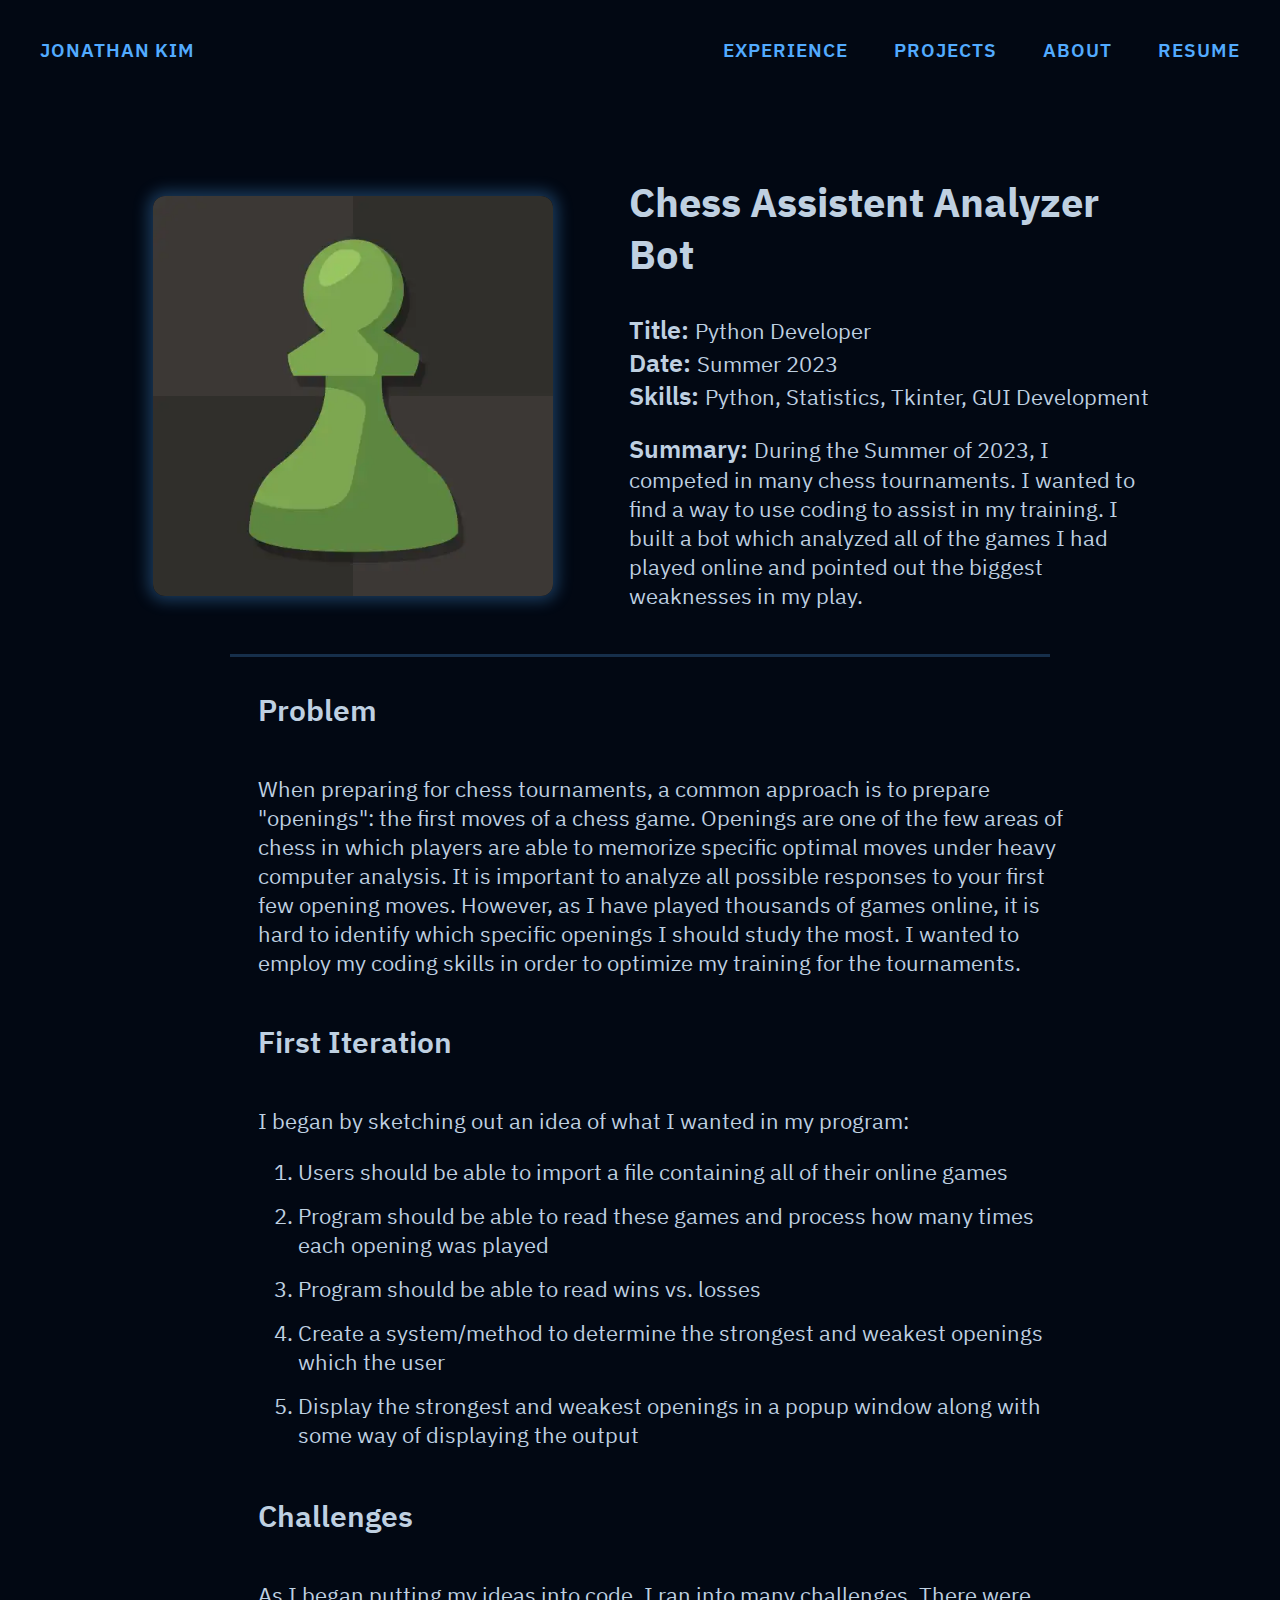
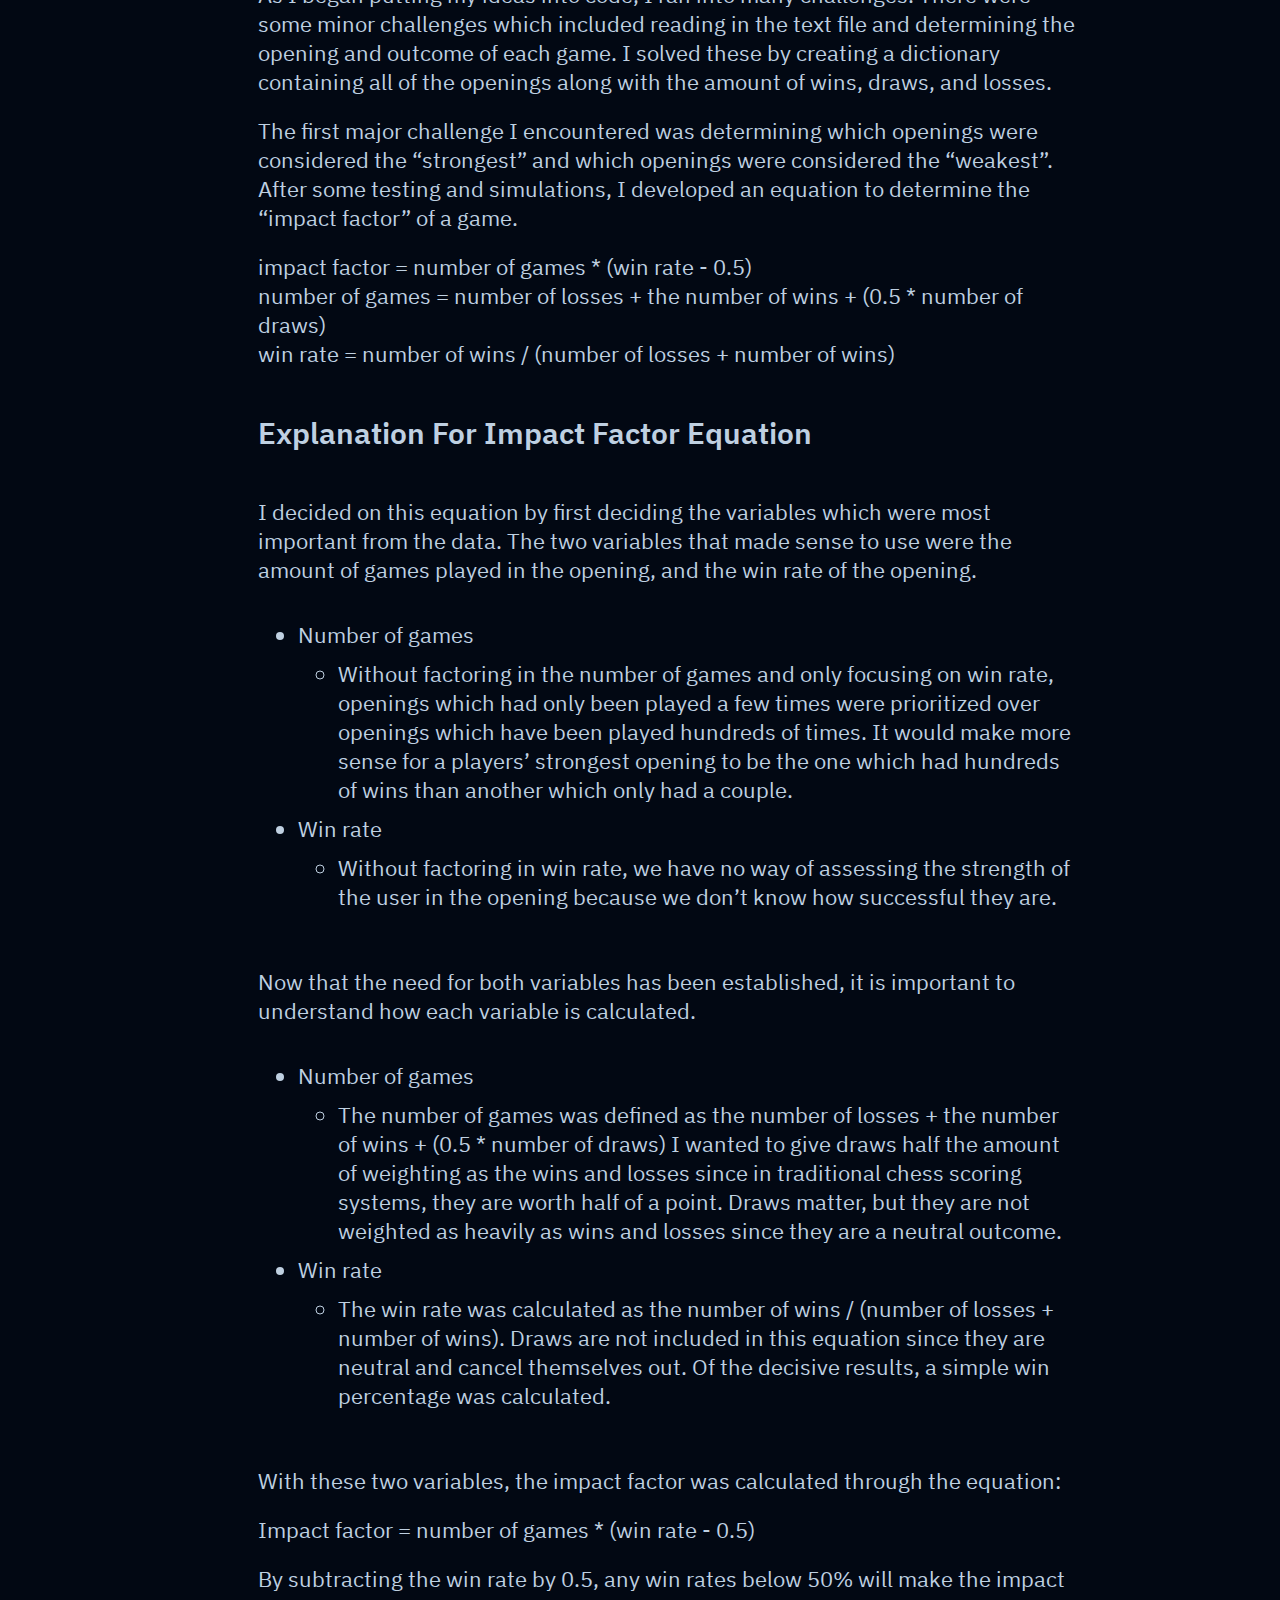
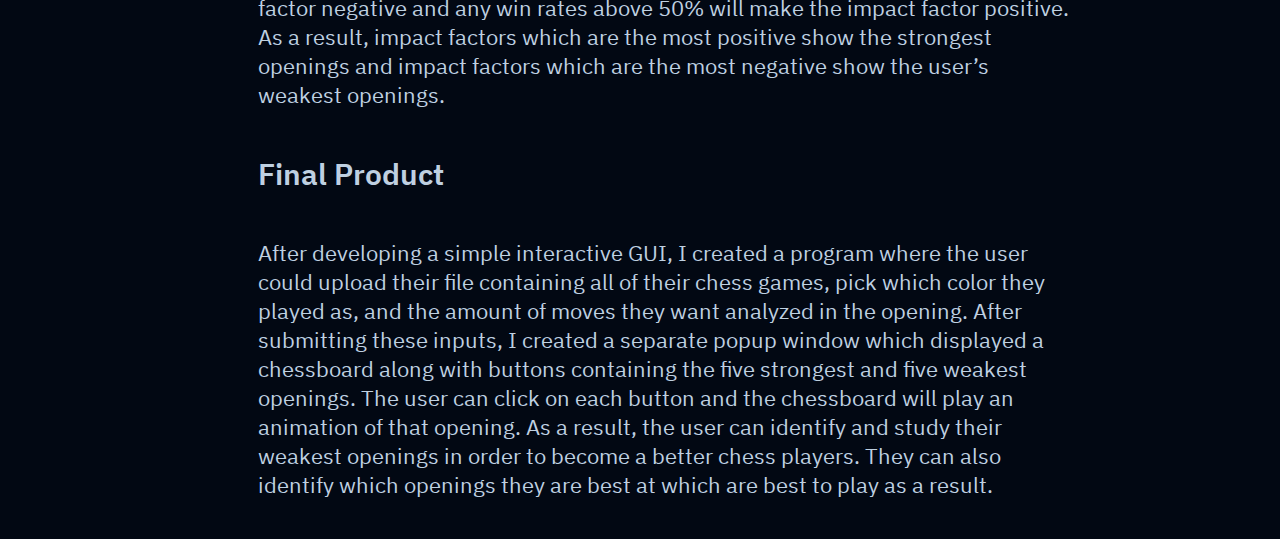
<file: projects/chessProject.html>
<!DOCTYPE html>
<html lang="en">
<head>
    <meta charset="UTF-8">
    <meta http-equiv="X-UA-Compatible" content="IE=edge">
    <meta name="viewport" content="width=device-width, initial-scale=1.0">
    <link rel="stylesheet" href="../main.css">
    <title>Jonathan Kim</title>
</head>
<body>
    <div class="container">
        <div class="navbar">
            <div class="left-nav-links">
                <a href="../index.html" class="navbar-tags">JONATHAN KIM</a>
            </div>
            <div class="right-nav-links">
                <a href="../index.html#experience-title" class="navbar-tags">EXPERIENCE</a>
                <a href="../index.html#project-title" class="navbar-tags">PROJECTS</a>
                <a href="../index.html#about-target" class="navbar-tags">ABOUT</a>
                <a href="../imgs/JonathanKimResume.pdf" class="navbar-tags" target="_blank">RESUME</a>
            </div>
        </div>
        <div class="content">
            <div class="incard-pic-and-summary">
                <div class="incard-pic">
                    <img src="../imgs/ChessLogo.webp" alt="Chess Logo" class="incard-picture">
                </div>
                <div class="incard-summary">
                    <h2>Chess Assistent Analyzer Bot</h2>
                    <h3>Title: </h3> <h4>Python Developer</h4>
                    <br>
                    <h3>Date: </h3> <h4>Summer 2023</h4>
                    <br>
                    <h3>Skills: </h3> <h4>Python, Statistics, Tkinter, GUI Development</h4>
                    <br>
                    <br>
                    <h3>Summary: </h3> <h4>During the Summer of 2023, I competed in many chess tournaments. I wanted to find a way to use coding to assist in my training. I built a bot which analyzed all of the games I had played online and pointed out the biggest weaknesses in my play.</h4>
                </div>
            </div>
            <div class="incard-project-description">
                <div class="incard-divider"></div>
                <div class="incard-reflection">
                    <h5>Problem</h5>
                    <br>
                    <h4>When preparing for chess tournaments, a common approach is to prepare "openings": the first moves of a chess game. Openings are one of the few areas of chess in which players are able to memorize specific optimal moves under heavy computer analysis. It is important to analyze all possible responses to your first few opening moves. However, as I have played thousands of games online, it is hard to identify which specific openings I should study the most. I wanted to employ my coding skills in order to optimize my training for the tournaments.</h4>
                    <br>
                    <br>
                    <br>
                    <h5>First Iteration </h5>
                    <br>
                    <h4>I began by sketching out an idea of what I wanted in my program:</h4>
                    <br>
                    <ol class="incard-olist">
                        <li>Users should be able to import a file containing all of their online games</li>
                        <li>Program should be able to read these games and process how many times each opening was played</li>
                        <li>Program should be able to read wins vs. losses</li>
                        <li>Create a system/method to determine the strongest and weakest openings which the user</li>
                        <li>Display the strongest and weakest openings in a popup window along with some way of displaying the output</li>
                    </ol>
                    <br>
                    <h5>Challenges</h5>
                    <br>
                    <h4>As I began putting my ideas into code, I ran into many challenges. There were some minor challenges which included reading in the text file and determining the opening and outcome of each game. I solved these by creating a dictionary containing all of the openings along with the amount of wins, draws, and losses. </h4>
                    <br>
                    <br>
                    <h4>The first major challenge I encountered was determining which openings were considered the “strongest” and which openings were considered the “weakest”. After some testing and simulations, I developed an equation to determine the “impact factor” of a game. </h4>
                    <br>
                    <br>
                    <h4>impact factor = number of games * (win rate - 0.5)</h4>
                    <br>
                    <h4>number of games = number of losses + the number of wins + (0.5 * number of draws)</h4>
                    <br>
                    <h4>win rate = number of wins / (number of losses + number of wins)</h4>
                    <br>
                    <br>
                    <br>
                    <h5>Explanation For Impact Factor Equation</h5>
                    <br>
                    <h4>I decided on this equation by first deciding the variables which were most important from the data. The two variables that made sense to use were the amount of games played in the opening, and the win rate of the opening.</h4>
                    <br>
                    <br>
                    <ul>
                        <li>
                            Number of games
                            <ul>
                                <li>Without factoring in the number of games and only focusing on win rate, openings which had only been played a few times were prioritized over openings which have been played hundreds of times. It would make more sense for a players’ strongest opening to be the one which had hundreds of wins than another which only had a couple.</li>
                            </ul>
                        </li>
                        <li>Win rate
                            <ul>
                                <li>Without factoring in win rate, we have no way of assessing the strength of the user in the opening because we don’t know how successful they are.</li>
                            </ul>
                        </li>
                    </ul>
                    <br>
                    <br>
                    <h4>Now that the need for both variables has been established, it is important to understand how each variable is calculated.</h4>
                    <br>
                    <br>
                    <ul>
                        <li>
                            Number of games
                            <ul>
                                <li>The number of games was defined as the number of losses + the number of wins + (0.5 * number of draws) I wanted to give draws half the amount of weighting as the wins and losses since in traditional chess scoring systems, they are worth half of a point. Draws matter, but they are not weighted as heavily as wins and losses since they are a neutral outcome.</li>
                            </ul>
                        </li>
                        <li>
                            Win rate
                            <ul>
                                <li>The win rate was calculated as the number of wins / (number of losses + number of wins). Draws are not included in this equation since they are neutral and cancel themselves out. Of the decisive results, a simple win percentage was calculated.</li>
                            </ul>
                        </li>
                    </ul>
                    <br>
                    <br>
                    <h4>With these two variables, the impact factor was calculated through the equation:</h4>
                    <br>
                    <br>
                    <h4>Impact factor = number of games * (win rate - 0.5)</h4>
                    <br>
                    <br>
                    <h4>By subtracting the win rate by 0.5, any win rates below 50% will make the impact factor negative and any win rates above 50% will make the impact factor positive. As a result, impact factors which are the most positive show the strongest openings and impact factors which are the most negative show the user’s weakest openings.</h4>
                    <br>
                    <br>
                    <br>
                    <h5>Final Product</h5>
                    <br>
                    <h4>After developing a simple interactive GUI, I created a program where the user could upload their file containing all of their chess games, pick which color they played as, and the amount of moves they want analyzed in the opening. After submitting these inputs, I created a separate popup window which displayed a chessboard along with buttons containing the five strongest and five weakest openings. The user can click on each button and the chessboard will play an animation of that opening. As a result, the user can identify and study their weakest openings in order to become a better chess players. They can also identify which openings they are best at which are best to play as a result.</h4>
                    <br>
                    <br>
                    <br>
                </div>
            </div>
        </div>
    </div>
</body>
</html>
</file>
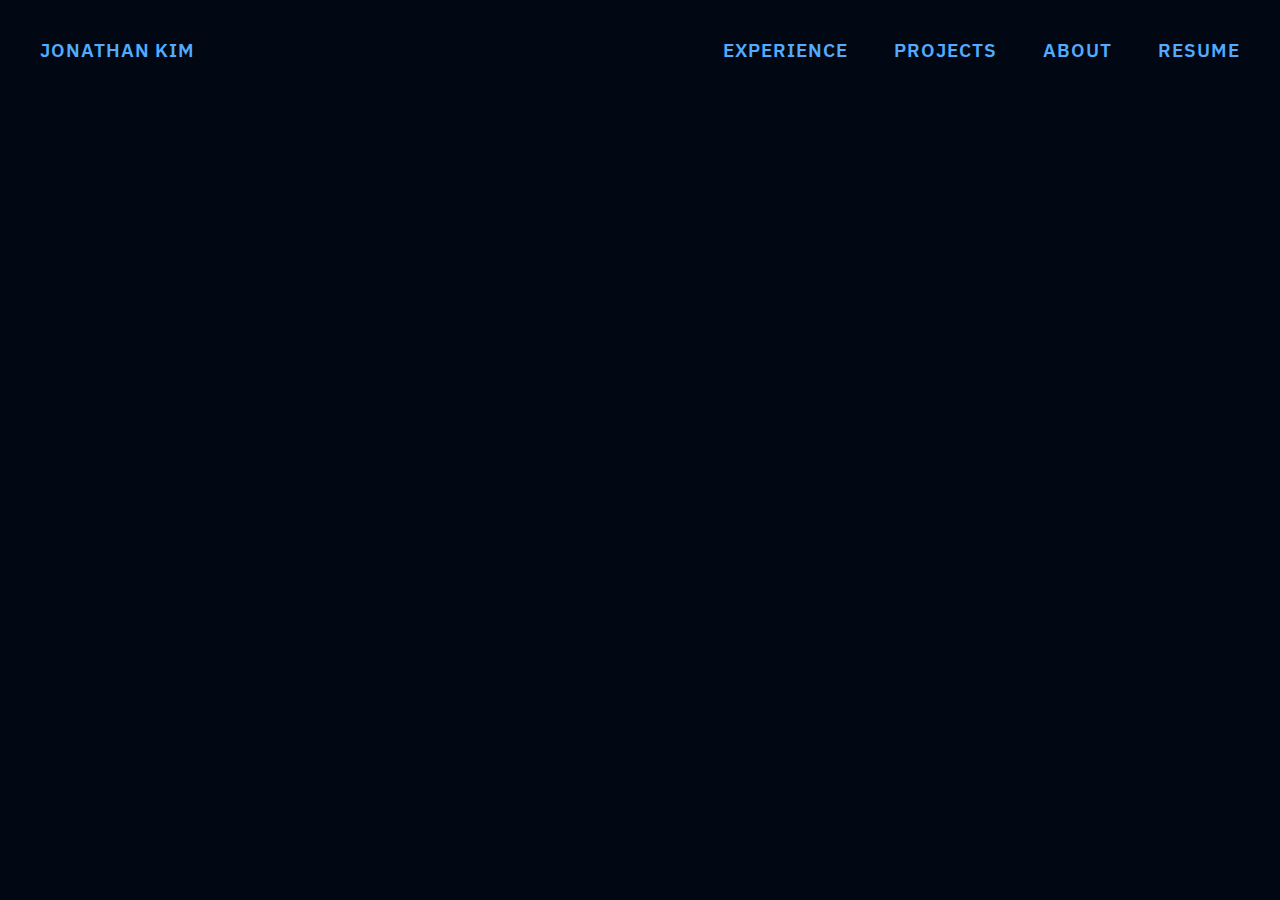
<file: projects/gameProject.html>
<!DOCTYPE html>
<html lang="en">
<head>
    <meta charset="UTF-8">
    <meta http-equiv="X-UA-Compatible" content="IE=edge">
    <meta name="viewport" content="width=device-width, initial-scale=1.0">
    <link rel="stylesheet" href="../main.css">
    <title>Document</title>
</head>
<body>
    <div class="container">
        <div class="navbar">
            <div class="left-nav-links">
                <a href="../index.html" class="navbar-tags">JONATHAN KIM</a>
            </div>
            <div class="right-nav-links">
                <a href="../index.html#experience-title" class="navbar-tags">EXPERIENCE</a>
                <a href="../index.html#project-title" class="navbar-tags">PROJECTS</a>
                <a href="../index.html#about-target" class="navbar-tags">ABOUT</a>
                <a href="../imgs/JonathanKimResume.pdf" class="navbar-tags" target="_blank">RESUME</a>
            </div>
        </div>
        <div class="content">

        </div>
    </div>
</body>
</html>
</file>
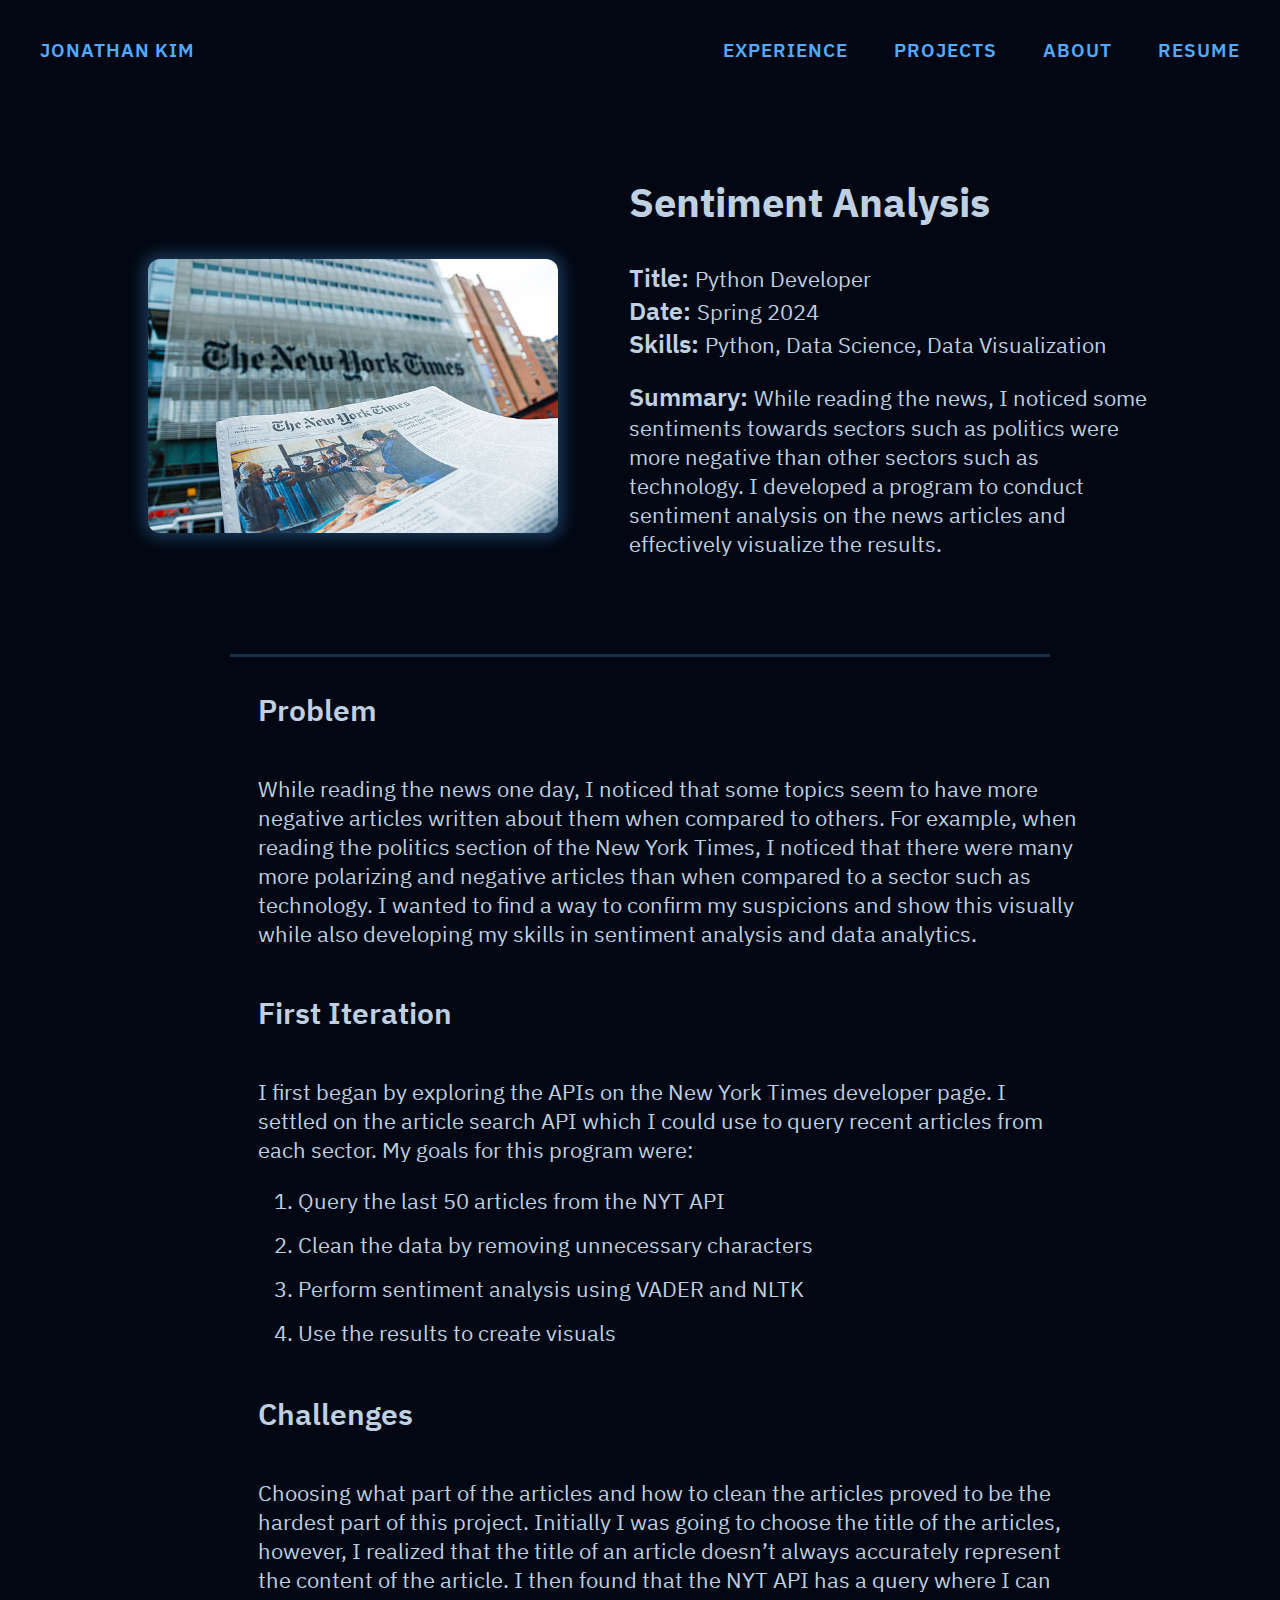
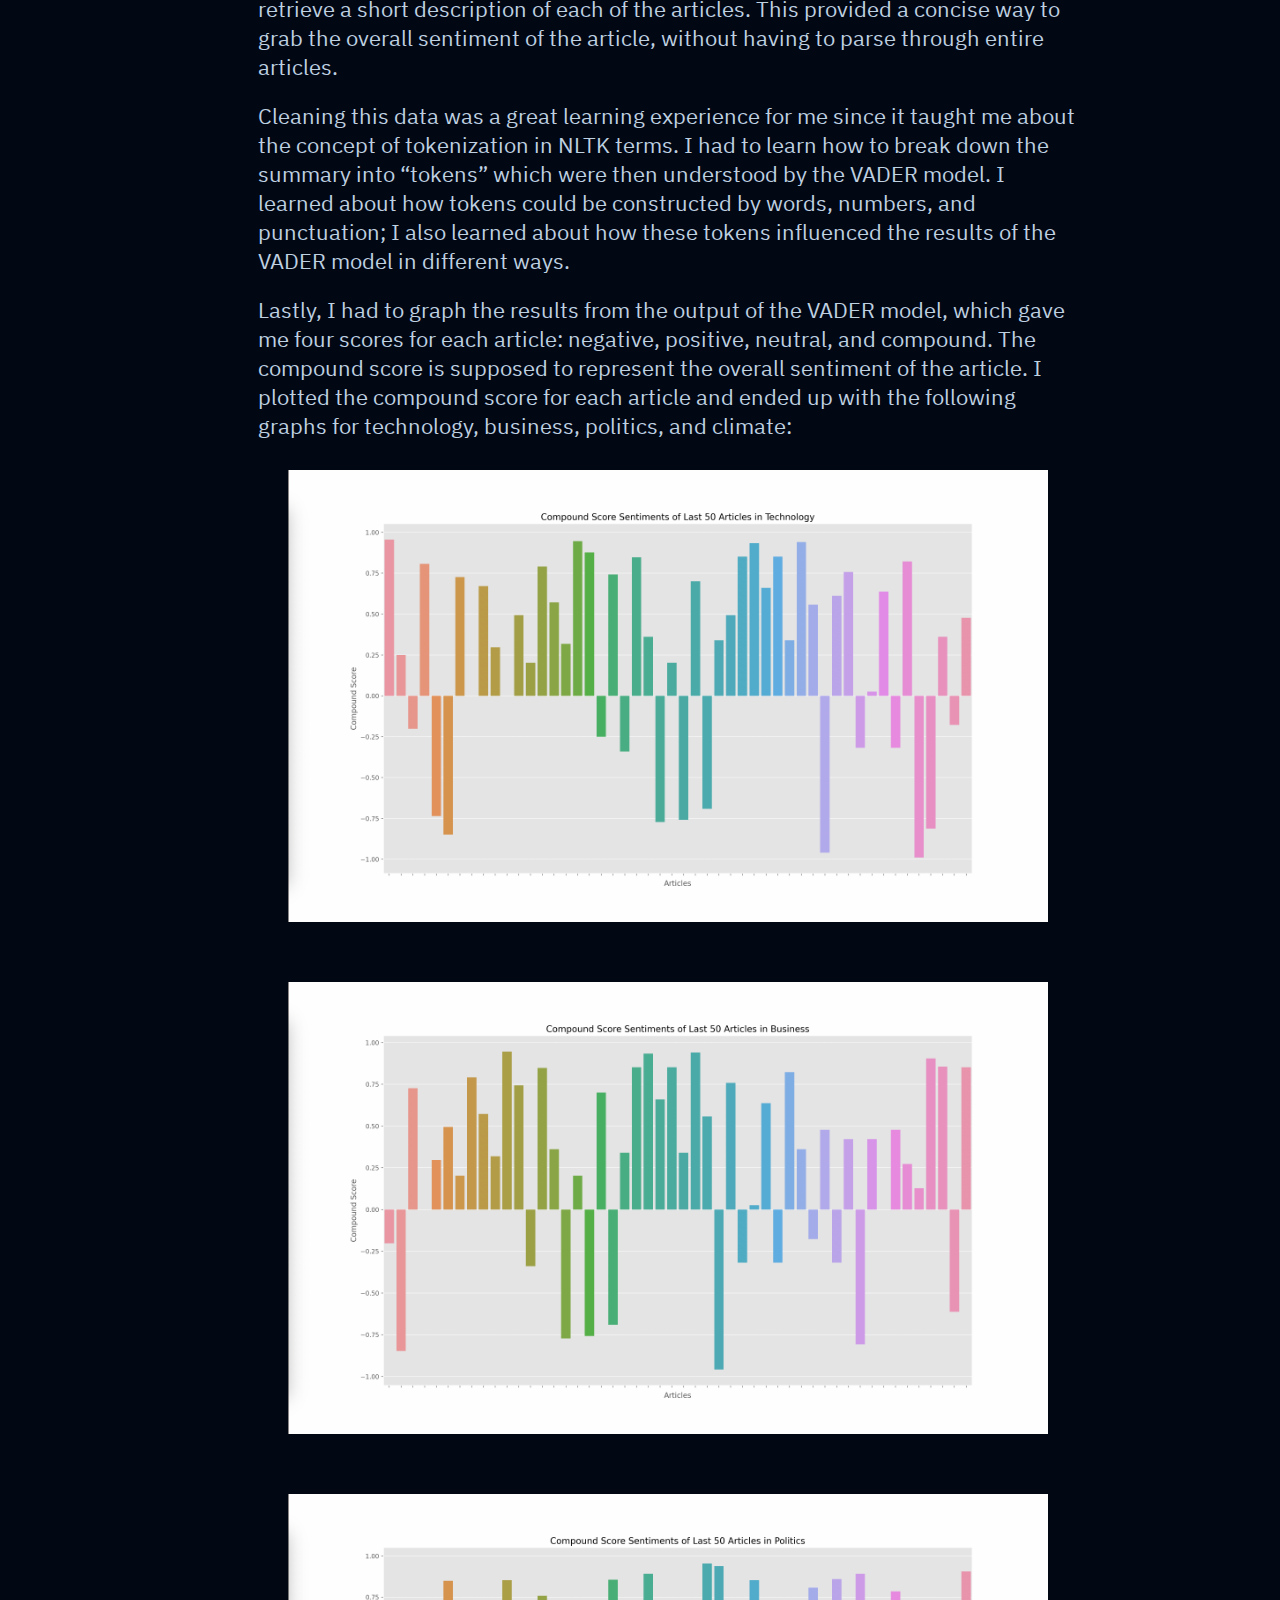
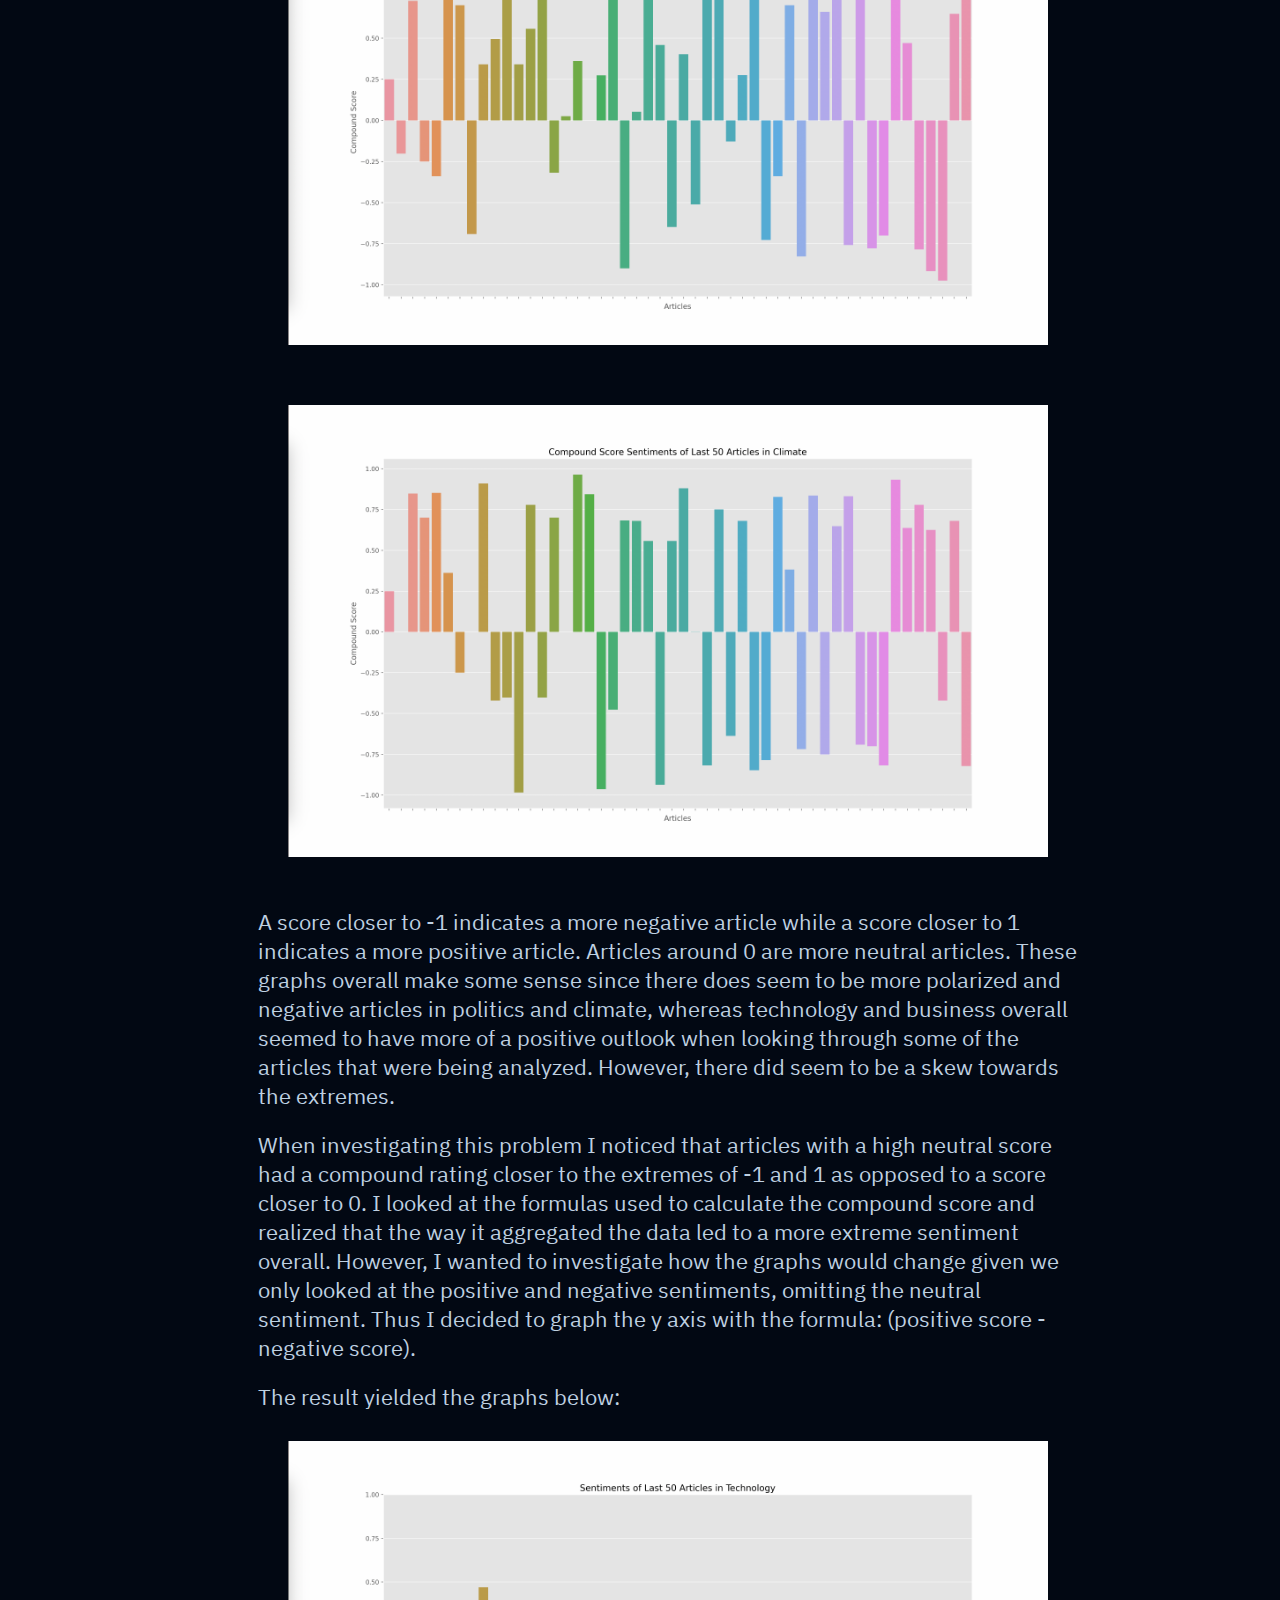
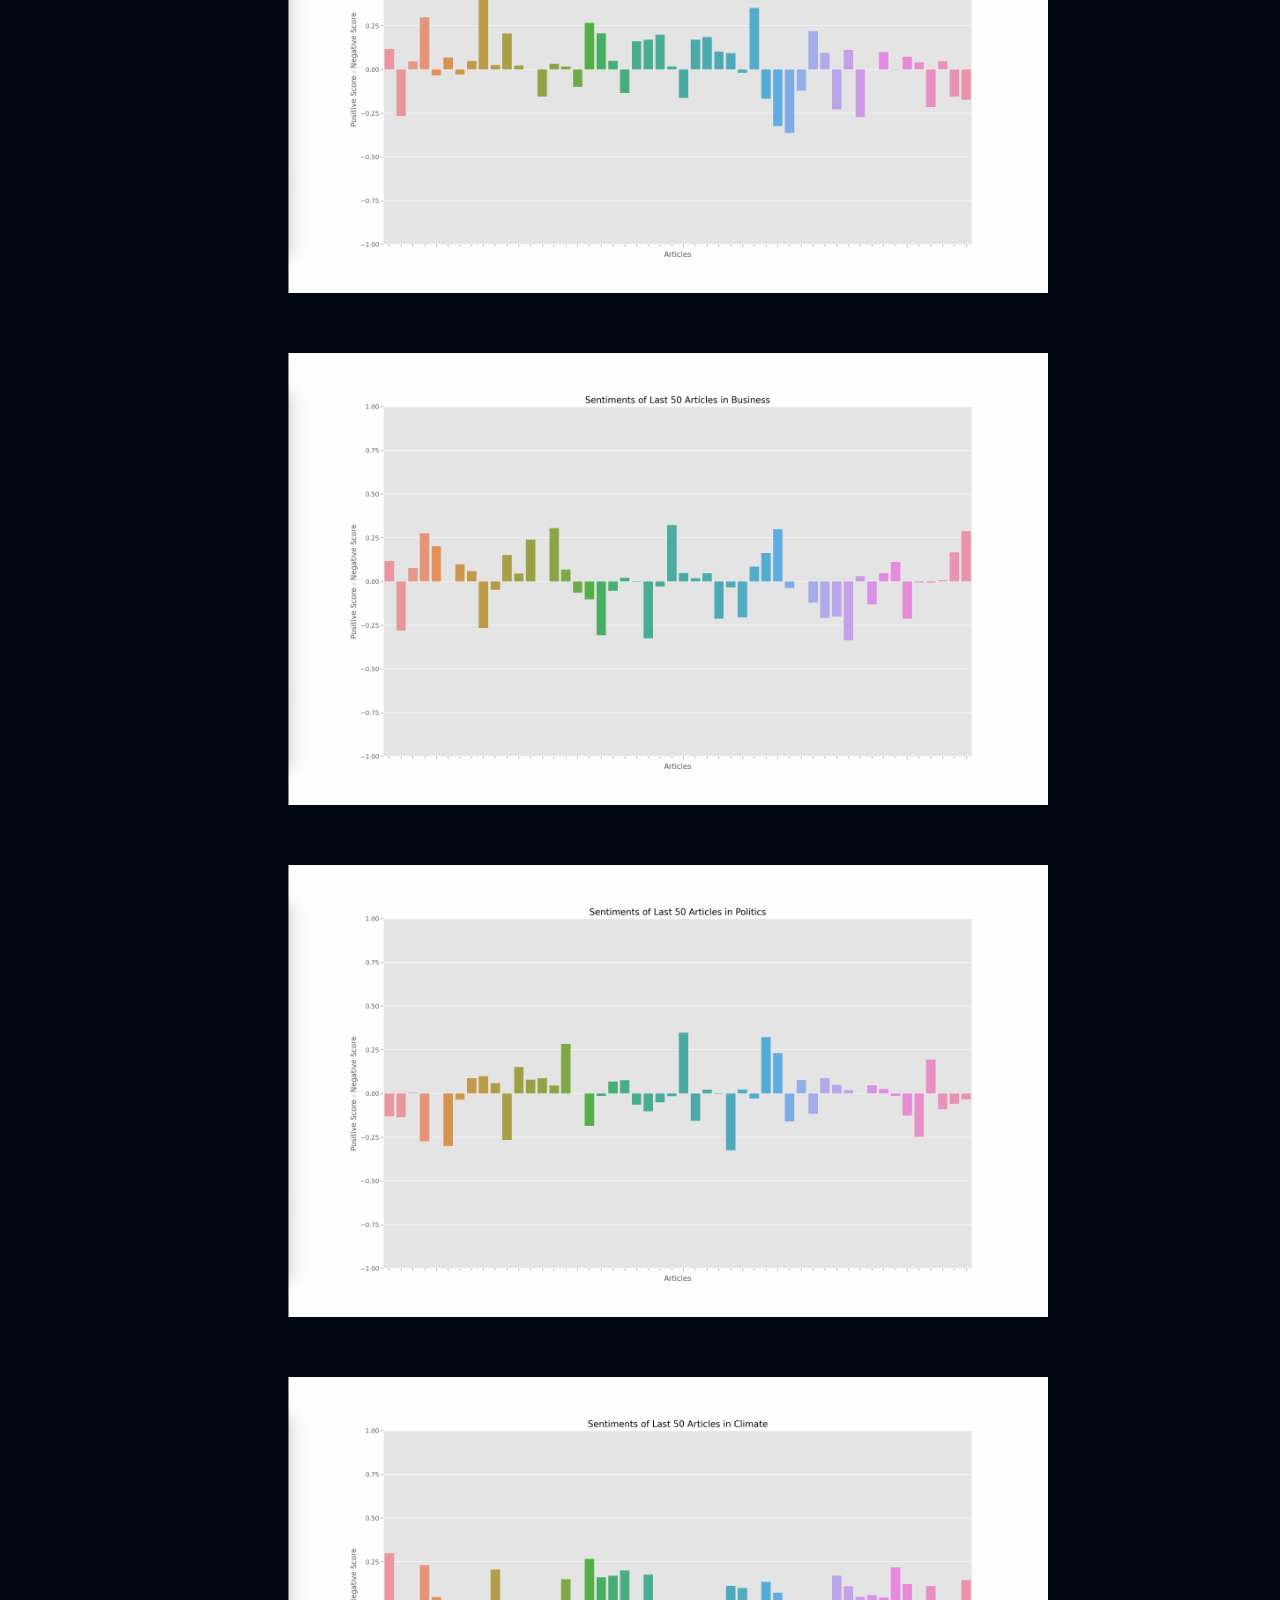
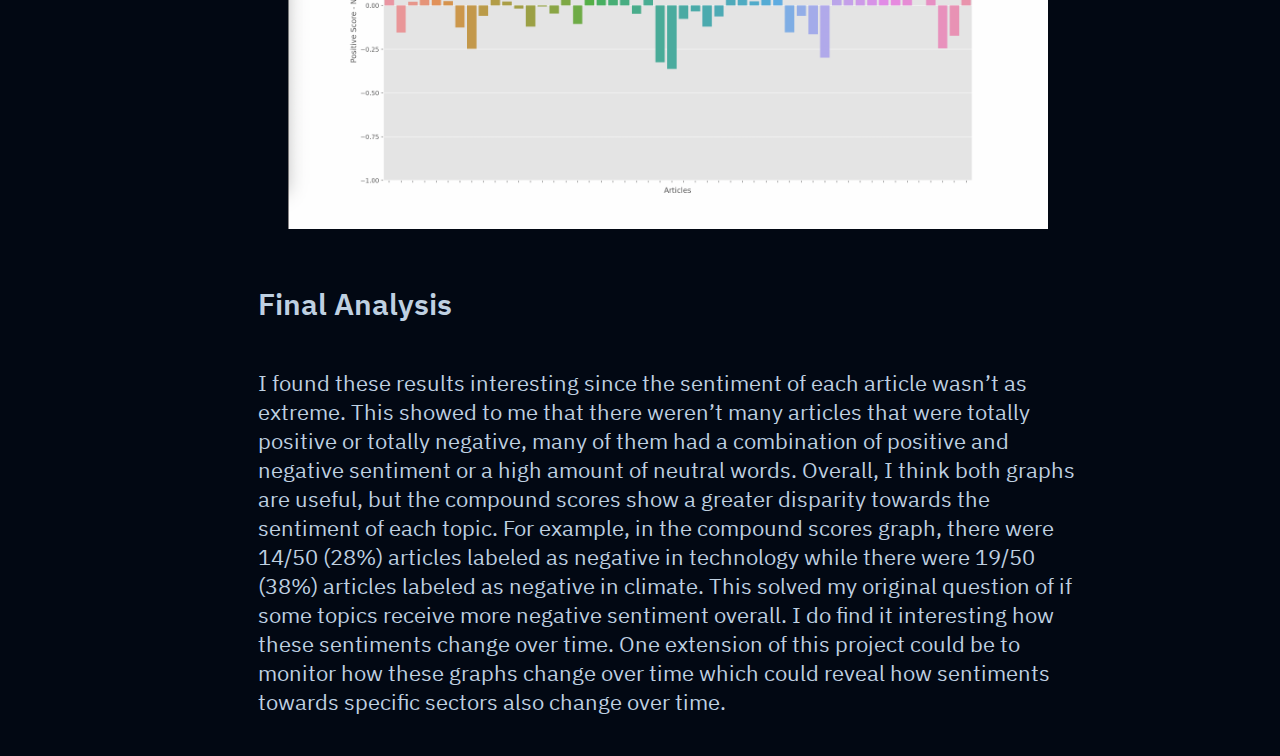
<file: projects/sentimentProject.html>
<!DOCTYPE html>
<html lang="en">
<head>
    <meta charset="UTF-8">
    <meta http-equiv="X-UA-Compatible" content="IE=edge">
    <meta name="viewport" content="width=device-width, initial-scale=1.0">
    <link rel="stylesheet" href="../main.css">
    <title>Document</title>
</head>
<body>
    <div class="container">
        <div class="navbar">
            <div class="left-nav-links">
                <a href="../index.html" class="navbar-tags">JONATHAN KIM</a>
            </div>
            <div class="right-nav-links">
                <a href="../index.html#experience-title" class="navbar-tags">EXPERIENCE</a>
                <a href="../index.html#project-title" class="navbar-tags">PROJECTS</a>
                <a href="../index.html#about-target" class="navbar-tags">ABOUT</a>
                <a href="../imgs/JonathanKimResume.pdf" class="navbar-tags" target="_blank">RESUME</a>
            </div>
        </div>
        <div class="content">
            <div class="incard-pic-and-summary">
                <div class="incard-pic">
                    <img src="../imgs/NYT.jpg" alt="Stock image of News Article" class="incard-picture">
                </div>
                <div class="incard-summary">
                    <h2>Sentiment Analysis</h2>
                    <h3>Title: </h3> <h4>Python Developer</h4>
                    <br>
                    <h3>Date: </h3> <h4>Spring 2024</h4>
                    <br>
                    <h3>Skills: </h3> <h4>Python, Data Science, Data Visualization</h4>
                    <br>
                    <br>
                    <h3>Summary: </h3> <h4>While reading the news, I noticed some sentiments towards sectors such as politics were more negative than other sectors such as technology. I developed a program to conduct sentiment analysis on the news articles and effectively visualize the results.</h4>
                </div>
            </div>
            <div class="incard-project-description">
                <div class="incard-divider"></div>
                <div class="incard-reflection">
                    <h5>Problem </h5>
                    <br>
                    <h4>While reading the news one day, I noticed that some topics seem to have more negative articles written about them when compared to others. For example, when reading the politics section of the New York Times, I noticed that there were many more polarizing and negative articles than when compared to a sector such as technology. I wanted to find a way to confirm my suspicions and show this visually while also developing my skills in sentiment analysis and data analytics.</h4>
                    <br>
                    <br>
                    <br>
                    <h5>First Iteration </h5>
                    <br>
                    <h4>I first began by exploring the APIs on the New York Times developer page. I settled on the article search API which I could use to query recent articles from each sector. My goals for this program were:</h4>
                    <br>
                    <ol class="incard-olist">
                        <li>Query the last 50 articles from the NYT API</li>
                        <li>Clean the data by removing unnecessary characters</li>
                        <li>Perform sentiment analysis using VADER and NLTK</li>
                        <li>Use the results to create visuals</li>
                    </ol>
                    <br>
                    <h5>Challenges</h5>
                    <br>
                    <h4>Choosing what part of the articles and how to clean the articles proved to be the hardest part of this project. Initially I was going to choose the title of the articles, however, I realized that the title of an article doesn’t always accurately represent the content of the article. I then found that the NYT API has a query where I can retrieve a short description of each of the articles. This provided a concise way to grab the overall sentiment of the article, without having to parse through entire articles.</h4>
                    <br>
                    <br>
                    <h4>Cleaning this data was a great learning experience for me since it taught me about the concept of tokenization in NLTK terms. I had to learn how to break down the summary into “tokens” which were then understood by the VADER model. I learned about how tokens could be constructed by words, numbers, and punctuation; I also learned about how these tokens influenced the results of the VADER model in different ways.</h4>
                    <br>
                    <br>
                    <h4>Lastly, I had to graph the results from the output of the VADER model, which gave me four scores for each article: negative, positive, neutral, and compound. The compound score is supposed to represent the overall sentiment of the article. I plotted the compound score for each article and ended up with the following graphs for technology, business, politics, and climate:</h4>
                    <br>
                    <div class="sentiment-analysis-graph-container">
                        <img src="../imgs/CompoundScoresTechnology.png" alt="Sentiments of Technology Sector Graph" class="sentiment-analysis-graph">
                        <img src="../imgs/CompoundScoresBusiness.png" alt="Sentiments of Business Sector Graph" class="sentiment-analysis-graph">
                        <img src="../imgs/CompoundScoresPolitics.png" alt="Sentiments of Politics Sector Graph" class="sentiment-analysis-graph">
                        <img src="../imgs/CompoundScoresClimate.png" alt="Sentiments of Climate Sector Graph" class="sentiment-analysis-graph">
                    </div>
                    <br>
                    <h4>A score closer to -1 indicates a more negative article while a score closer to 1 indicates a more positive article. Articles around 0 are more neutral articles. These graphs overall make some sense since there does seem to be more polarized and negative articles in politics and climate, whereas technology and business overall seemed to have more of a positive outlook when looking through some of the articles that were being analyzed. However, there did seem to be a skew towards the extremes.</h4>
                    <br>
                    <br>
                    <h4>When investigating this problem I noticed that articles with a high neutral score had a compound rating closer to the extremes of -1 and 1 as opposed to a score closer to 0. I looked at the formulas used to calculate the compound score and realized that the way it aggregated the data led to a more extreme sentiment overall. However, I wanted to investigate how the graphs would change given we only looked at the positive and negative sentiments, omitting the neutral sentiment. Thus I decided to graph the y axis with the formula: (positive score - negative score).</h4>
                    <br>
                    <br>
                    <h4>The result yielded the graphs below:</h4>
                    <br>
                    <div class="sentiment-analysis-graph-container">
                        <img src="../imgs/FormulaTechnology.png" alt="Sentiments of Technology Sector Graph" class="sentiment-analysis-graph">
                        <img src="../imgs/FormulaBusiness.png" alt="Sentiments of Business Sector Graph" class="sentiment-analysis-graph">
                        <img src="../imgs/FormulaPolitics.png" alt="Sentiments of Politics Sector Graph" class="sentiment-analysis-graph">
                        <img src="../imgs/FormulaClimate.png" alt="Sentiments of Climate Sector Graph" class="sentiment-analysis-graph">
                    </div>
                    <br>
                    <h5>Final Analysis</h5>
                    <br>
                    <h4>I found these results interesting since the sentiment of each article wasn’t as extreme. This showed to me that there weren’t many articles that were totally positive or totally negative, many of them had a combination of positive and negative sentiment or a high amount of neutral words. Overall, I think both graphs are useful, but the compound scores show a greater disparity towards the sentiment of each topic. For example, in the compound scores graph, there were 14/50 (28%) articles labeled as negative in technology while there were 19/50 (38%) articles labeled as negative in climate. This solved my original question of if some topics receive more negative sentiment overall. I do find it interesting how these sentiments change over time. One extension of this project could be to monitor how these graphs change over time which could reveal how sentiments towards specific sectors also change over time.</h4>
                    <br>
                    <br>
                    <br>
                </div>
            </div>
        </div>
    </div>
</body>
</html>
</file>
<file: main.css>
@font-face {
    font-family: "IBMPlexSans";
    src: url("fonts/IBMPlexSans-Regular.ttf");
    font-weight: 100;
  }
  
  @font-face {
    font-family: "IBMPlexSans";
    src: url("fonts/IBMPlexSans-SemiBold.ttf");
    font-weight: 200;
  }
  
  @font-face {
    font-family: "IBMPlexSans";
    src: url("fonts/IBMPlexSans-Bold.ttf");
    font-weight: 300;
  }

body {
    font-family: "IBMPlexSans", sans-serif;
    background-color: #020813;
    color: #BFD0E1;
}
  
a {
    text-decoration: none;
}

.navbar-tags {
    font-weight: 200;
	text-decoration: none;
	color: #52ABFF;
    font-size: 14pt;
    letter-spacing: 1px;
}

h1 {
    font-weight: 100;
    color: #52ABFF;
    font-size: 30px;
    display: inline;
}

h2 {
    font-weight: 300;
    color: #BFD0E1;
    font-size: 40px;
    margin-top: 0px;
}

h3 {
    font-weight: 200;
    color: #BFD0E1;
    font-size: 25px;
    margin-top: 0px;
    display: inline;
}

h4 {
    display: inline;
    color: #BFD0E1;
    font-weight: 100;
    font-size: 22px;
}

h5 {
    color: #BFD0E1;
    font-weight: 200;
    margin-top: 5px;
    font-size: 30px;
    margin-bottom: 25px;
}

ol li {
    margin-bottom: 15px;
}

ul li {
    font-weight: 100;
    font-size: 22px;
    margin: 10px 0;
}

.container {
    top: -2px;
    left: 0;
    right: 0;
    position: absolute;

}

.navbar {
    position: fixed;
    display: flex;
    flex-direction: row;
    justify-content: space-between;
    width: 100%;
    height: 100px;
    background-color: #020813;
    z-index: 1;
    margin-top: 0;
  }

.left-nav-links {
    margin: 40px;
    font-size: 22px;
    display: flex;
}

.right-nav-links {
    margin: 40px;
    font-size: 22px;
    display: flex;
    flex-direction: row;
    gap: 46px;

}

.hidden-mobile {
    display: none;
}

@media (min-width: 769px) {
    .hidden-mobile {
      display: inline;
    }
  }

.content {
    max-width: 80%;
    margin: auto;
    display: flex;
    flex-direction: column;
    align-items: center;
    justify-content: center;
  }

.header {
    align-items: center;
    font-size: 30px;
    margin-top: 300px;
    font-weight: 100;
    margin-bottom: 22%;
}

.experience {
    display: flex;
    flex-direction: column;
    justify-content: space-evenly;
    width: 100%;
    box-sizing: border-box;
}

.projects {
    display: flex;
    flex-direction: column;
    justify-content: space-evenly;
    width: 100%;
    box-sizing: border-box;
}

.title {
    font-size: 22px;
    padding-top: 100px;
}

.card {
    width: 100%;
    height: 100%;
    margin: 36px 0 36px 0;
    padding: max(3%, 30px) 6% max(3%, 30px) max(3%, 30px);
    background: #020813;
    box-shadow: 0px 0px 10px 3px rgba(82, 171, 255, 0.4);  
    display: flex;
    flex-direction: row;
    box-sizing: border-box;
    flex-wrap: wrap;
    justify-content: center;
    align-items: center;
    gap: 6%;
}

.card:hover {
    box-shadow: 0px 0px 20px 15px rgba(82, 171, 255, 0.4); 
}

.left-pic-container {
    flex: 0 0 30%;
    display: flex;
    justify-content: center;
    height: 100%;
    width: 100%;
    min-width: 250px;
    max-height: 250px;
    margin-right: 15px;
}

.left-pic {
    object-fit: contain;
    border-radius: 5px;
    max-width: 100%;
    max-height: 100%;
}

.right-text {
    height: 100%;
    width: 55%;
    display: flex;
    flex-direction: column;
    flex-grow: 1;
}

.tags-row {
    display: flex;
    flex-direction: row;
    flex-wrap: wrap;
}

.tags {
    box-sizing: border-box;
    display: flex;
    flex-direction: row;
    align-items: center;
    justify-content: center;
    padding: 1%;
    gap: 8.82px;
    color: #BFD0E1;
    
    width: 12%;
    min-width: 90px;
    height: 100%;
    max-height: 37.64px;
    left: 772px;
    top: 1003px;

    border: 2px solid #52ABFF;
    border-radius: 88.1818px;
    margin-right: 15px;
    margin-bottom: 5px;
    margin-top: 10px;
}

.project-name {
    font-size: 32px;
    font-weight: 300;
    margin-top: 10px;
    color: #BFD0E1;
}

.description {
    word-wrap: normal;
    font-size: 22px;
    font-weight: 100;
    margin-top: 16px;
    color: #BFD0E1;
}

.divider {
    width: 100%;
    height: 3px;
    margin-top: 106px;
    background-color: #162F4B;
}

.about {
    display: flex;
    flex-direction: row;
    width: 100%;
    height: 500px;
    margin-top: 77px;
    margin-bottom: 100px;
    padding: 28px;
    flex-wrap: wrap;
}

.about-text {
    display: flex;
    flex-direction: column;
    width: max(38%, 600px);
    padding: 28px;
}
.about-title {
    font-size: 22px;
    margin-top: 15px;
}
.about-description {
    font-size: 22px;
    word-wrap: normal;
    font-weight: 100;
    margin-top: 16px;
}

.logos {
    /*border: solid blue 1px;*/
    height: 6%;
    margin-top: 16px;
}

.LinkedInImage {
    margin-right: 20px;
}

.self-pic {
    width: 80%;
    max-width: 600px;
    margin: 0 auto;
    overflow: hidden;
    border: 1px solid black;
    display: inline-block;
}

.selfPicture {
    width: 100%;
    height: auto;
    display: block;
    margin-bottom: 20px;
}

.incard-pic-and-summary {
    display: flex;
    flex-direction: row;
    width: 100%;
    height: 400px;
    margin-top: 150px;
    margin-bottom: 50px;
    padding: 28px;
}

.incard-pic {
    flex: 0 0 40%;
    height: 100%;
    width: 100%;
    overflow: hidden;
    margin-left: 0px;
    display: flex;
    justify-content: center;
    align-items: center;
    padding: 20px;
}

.incard-picture {
    object-fit: cover;
    max-width: 100%;
    max-height: 100%;
    justify-content: center;
    border-radius: 12px;
    box-shadow: 0px 0px 15px 5px rgba(82, 171, 255, 0.3);
    transition: transform 0.3s ease, box-shadow 0.3s ease;
}

.incard-summary {
    height: 100%;
    margin-left: 5%;
    width: 100%;
}

.incard-project-description {
    width: 80%;
}

.incard-divider {
    width: 100%;
    height: 3px;
    margin-top: 0px;
    background-color: #162F4B;
}

.incard-reflection {
    width: 100%;
    height: 500px;
    margin-bottom: 50px;
    padding: 28px;
}

.incard-olist {
    display: block;
    color: #BFD0E1;
    font-weight: 100;
    font-size: 22px;
}

.sentiment-analysis-graph-container {
    display: flex;
    flex-direction: column;
    width: 100%;
    justify-content: space-between;
}

.sentiment-analysis-graph {
    padding: 30px;
}
</file>
